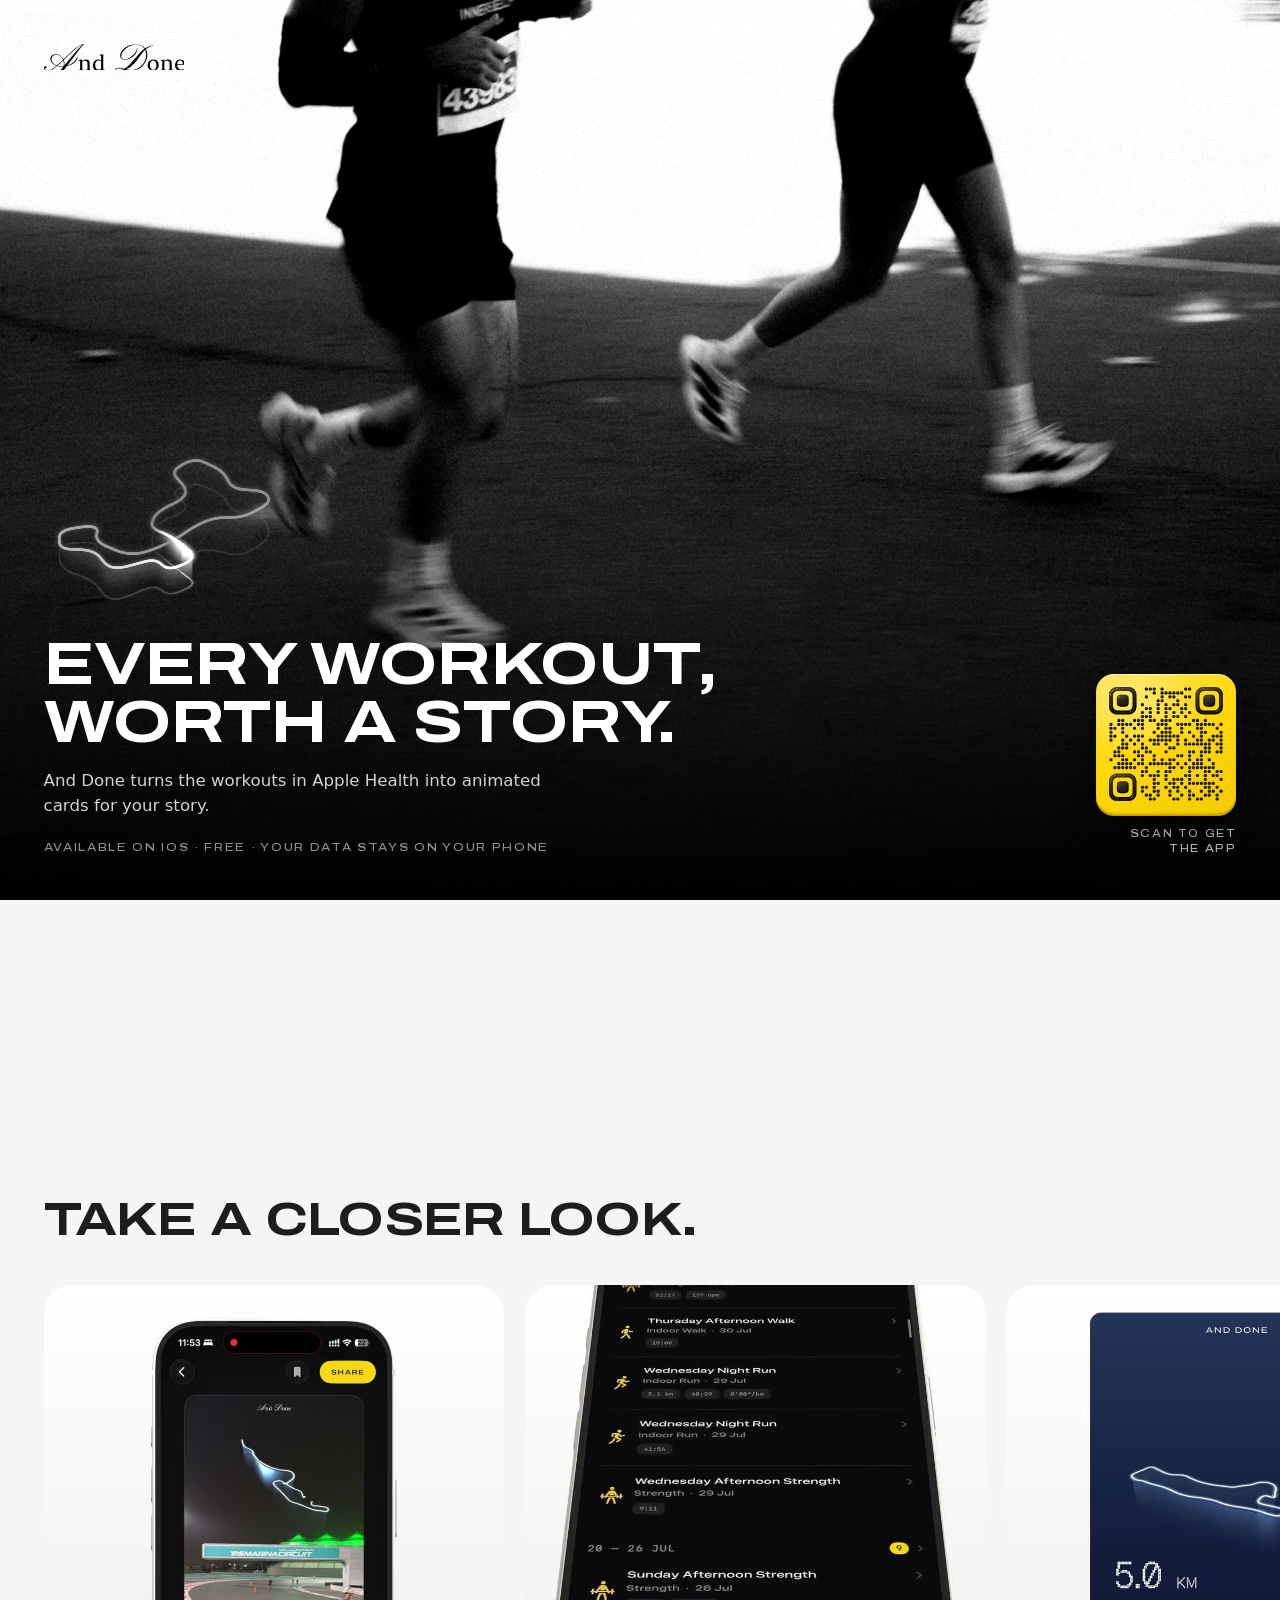
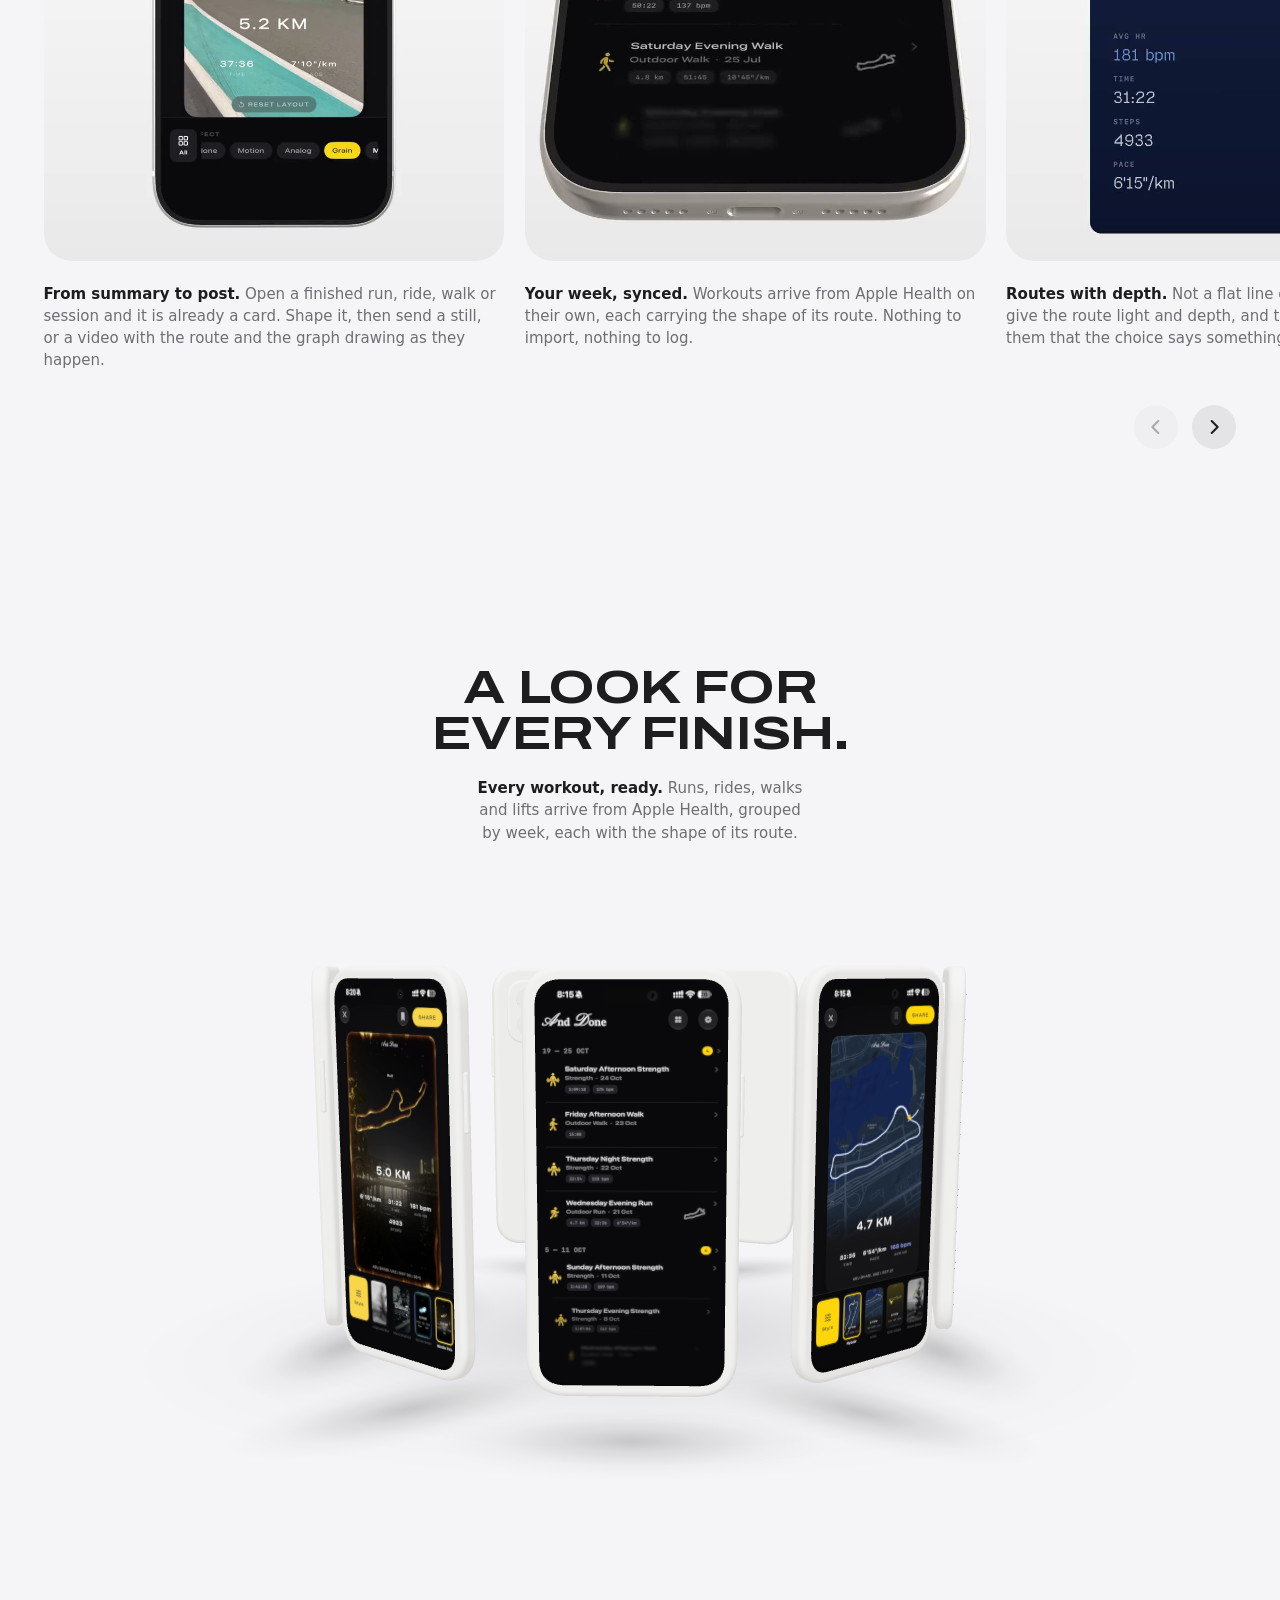
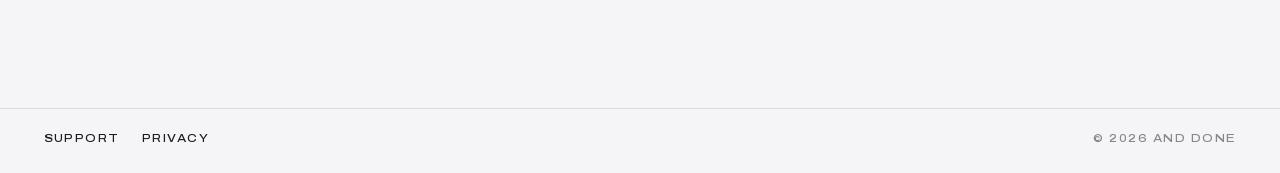
<file: index.html>
<!doctype html>
<html lang="en">
<head>
<meta charset="utf-8">
<meta name="viewport" content="width=device-width, initial-scale=1, viewport-fit=cover">
<title>And Done · Every workout, worth a story</title>
<meta name="description" content="And Done turns the workouts in Apple Health into animated cards for your story. Available on iOS, and your data stays on your phone.">
<meta name="theme-color" content="#000000">
<meta property="og:type" content="website">
<meta property="og:url" content="https://anddone.club/">
<meta property="og:title" content="And Done · Every workout, worth a story">
<meta property="og:description" content="Turn the workouts in Apple Health into animated cards for your story.">
<meta property="og:image" content="https://anddone.club/assets/og.jpg">
<meta name="twitter:card" content="summary_large_image">
<link rel="canonical" href="https://anddone.club/">
<link rel="icon" href="/assets/favicon.png">
<link rel="apple-touch-icon" href="/assets/apple-touch-icon.png">
<link rel="preload" as="image" href="/assets/runners.jpg" imagesrcset="/assets/runners-1200.jpg 1200w, /assets/runners.jpg 2000w" imagesizes="100vw">
<link rel="stylesheet" href="/assets/site.css?v=b94c8451">
<script src="/assets/route.js?v=ce124c8b" defer></script>
<script src="/assets/qr.js?v=8fd623a8" defer></script>
<script src="/assets/rail.js?v=122db3dd" defer></script>
<script type="importmap">{ "imports": { "three": "/assets/vendor/three.module.min.js" } }</script>
<script type="module" src="/assets/showcase.js?v=5d508c0b"></script>
</head>
<body class="landing">
<main>
<section class="intro">
<img class="backdrop" src="/assets/runners.jpg" srcset="/assets/runners-1200.jpg 1200w, /assets/runners.jpg 2000w" sizes="100vw" alt="">

<header class="landing-bar">
  <a class="wordmark" href="/" aria-label="And Done home"><svg class="logo-svg" aria-hidden="true" xmlns="http://www.w3.org/2000/svg" viewBox="0 0 69.2203 13.19"><path fill="currentColor" d="M 1.974,13.123 C 1.316,13.123 0.823,12.992 0.494,12.731 C 0.165,12.464 0,12.142 0,11.763 C 0,11.483 0.096,11.288 0.289,11.176 C 0.487,11.058 0.683,10.999 0.875,10.999 C 0.981,10.999 1.083,11.03 1.183,11.092 C 1.288,11.154 1.341,11.263 1.341,11.418 C 1.341,11.536 1.288,11.642 1.183,11.735 C 1.083,11.828 0.962,11.874 0.82,11.874 C 0.739,11.874 0.658,11.871 0.577,11.865 C 0.503,11.853 0.435,11.825 0.373,11.781 L 0.373,11.847 C 0.373,12.145 0.5,12.39 0.754,12.582 C 1.015,12.775 1.447,12.871 2.049,12.871 C 2.465,12.871 2.89,12.781 3.325,12.601 C 3.759,12.421 4.213,12.169 4.685,11.847 C 4.914,11.679 5.141,11.505 5.364,11.325 C 5.594,11.145 5.83,10.956 6.072,10.757 C 5.172,10.422 4.464,9.956 3.949,9.36 C 3.44,8.758 3.17,8.127 3.139,7.469 C 3.12,7.035 3.213,6.631 3.418,6.259 C 3.623,5.88 3.933,5.572 4.349,5.337 C 4.765,5.101 5.274,4.983 5.877,4.983 C 6.715,4.983 7.454,5.231 8.093,5.728 C 8.733,6.218 9.223,6.827 9.565,7.553 L 9.816,7.302 C 10.965,6.153 11.961,5.191 12.806,4.415 C 13.65,3.638 14.377,3.005 14.985,2.515 C 15.594,2.018 16.118,1.624 16.559,1.332 C 17.006,1.04 17.4,0.804 17.742,0.624 C 18.201,0.382 18.58,0.217 18.878,0.13 C 19.176,0.043 19.403,0 19.558,0 C 19.67,0 19.726,0.028 19.726,0.084 C 19.726,0.109 19.663,0.146 19.539,0.196 C 19.446,0.227 19.313,0.332 19.139,0.512 C 18.965,0.692 18.71,1 18.375,1.434 C 18.04,1.863 17.581,2.465 16.997,3.241 C 16.419,4.011 15.681,4.998 14.78,6.203 C 13.886,7.401 12.784,8.863 11.474,10.589 C 12.604,10.254 13.594,9.723 14.445,8.997 C 15.296,8.27 15.901,7.429 16.261,6.473 C 16.336,6.287 16.385,6.193 16.41,6.193 C 16.429,6.193 16.457,6.221 16.494,6.277 C 16.537,6.327 16.559,6.389 16.559,6.463 C 16.522,6.997 16.37,7.469 16.103,7.879 C 15.836,8.283 15.516,8.668 15.143,9.034 C 14.647,9.518 14.054,9.925 13.365,10.254 C 12.675,10.577 11.946,10.819 11.176,10.98 L 9.583,13.085 C 9.391,13.073 9.192,13.06 8.987,13.048 C 8.789,13.036 8.627,13.029 8.503,13.029 C 8.398,13.029 8.301,13.036 8.214,13.048 C 8.134,13.06 8.05,13.073 7.963,13.085 C 8.199,12.787 8.432,12.498 8.661,12.219 C 8.891,11.934 9.118,11.654 9.341,11.381 C 9.391,11.306 9.425,11.247 9.444,11.204 C 9.344,11.21 9.245,11.216 9.146,11.223 C 9.053,11.223 8.956,11.223 8.857,11.223 C 8.404,11.223 7.969,11.191 7.553,11.129 C 7.143,11.067 6.758,10.98 6.398,10.869 C 5.957,11.241 5.569,11.552 5.234,11.8 C 4.905,12.048 4.619,12.247 4.377,12.396 C 3.98,12.644 3.583,12.828 3.185,12.945 C 2.788,13.063 2.384,13.123 1.974,13.123 Z M 9.965,10.617 C 11.716,8.469 13.188,6.696 14.38,5.299 C 15.578,3.902 16.541,2.81 17.267,2.021 C 17.993,1.226 18.527,0.671 18.869,0.354 C 18.67,0.435 18.462,0.522 18.245,0.615 C 18.034,0.708 17.779,0.844 17.481,1.024 C 16.978,1.329 16.395,1.751 15.73,2.291 C 15.072,2.825 14.296,3.499 13.402,4.312 C 12.514,5.125 11.477,6.11 10.291,7.264 L 9.695,7.842 C 9.819,8.152 9.912,8.472 9.975,8.801 C 10.043,9.13 10.077,9.459 10.077,9.788 C 10.077,10.068 10.04,10.344 9.965,10.617 Z M 6.296,10.571 C 6.724,10.204 7.184,9.795 7.674,9.341 C 8.171,8.882 8.73,8.351 9.351,7.749 C 9.034,7.01 8.568,6.411 7.954,5.951 C 7.345,5.492 6.659,5.262 5.895,5.262 C 5.498,5.262 5.132,5.364 4.796,5.569 C 4.467,5.774 4.203,6.044 4.005,6.38 C 3.812,6.709 3.716,7.066 3.716,7.451 C 3.716,8.096 3.93,8.702 4.359,9.267 C 4.787,9.832 5.433,10.266 6.296,10.571 Z M 8.913,10.962 C 9.136,10.962 9.354,10.953 9.565,10.934 C 9.639,10.741 9.692,10.546 9.723,10.347 C 9.76,10.148 9.779,9.981 9.779,9.844 C 9.779,9.23 9.677,8.633 9.472,8.056 C 8.907,8.602 8.385,9.093 7.907,9.528 C 7.435,9.956 7.007,10.338 6.622,10.673 C 7.299,10.866 8.062,10.962 8.913,10.962 Z M 18.787,7.627 L 18.787,8.474 C 18.946,8.217 19.18,8.004 19.488,7.833 C 19.796,7.659 20.158,7.573 20.574,7.573 C 21.125,7.573 21.572,7.721 21.916,8.018 C 22.264,8.315 22.438,8.739 22.438,9.289 L 22.438,12.228 C 22.438,12.395 22.479,12.509 22.563,12.571 C 22.646,12.632 22.86,12.681 23.204,12.717 L 23.204,13.076 L 20.661,13.076 L 20.661,12.717 C 20.98,12.681 21.179,12.636 21.259,12.582 C 21.338,12.524 21.378,12.413 21.378,12.25 L 21.378,9.577 C 21.378,9.128 21.262,8.788 21.03,8.556 C 20.802,8.32 20.489,8.203 20.091,8.203 C 19.779,8.203 19.515,8.264 19.297,8.387 C 19.08,8.507 18.919,8.654 18.814,8.827 L 18.814,12.25 C 18.814,12.413 18.854,12.524 18.933,12.582 C 19.013,12.636 19.212,12.681 19.531,12.717 L 19.531,13.076 L 16.989,13.076 L 16.989,12.717 C 17.329,12.681 17.541,12.632 17.624,12.571 C 17.711,12.509 17.755,12.395 17.755,12.228 L 17.755,8.697 C 17.755,8.552 17.733,8.453 17.689,8.398 C 17.646,8.344 17.548,8.297 17.396,8.257 L 16.989,8.154 L 16.989,7.839 L 18.787,7.627 Z M 24.051,10.441 C 24.051,9.872 24.165,9.373 24.393,8.942 C 24.625,8.511 24.935,8.176 25.322,7.937 C 25.71,7.694 26.145,7.573 26.626,7.573 C 26.938,7.573 27.217,7.627 27.463,7.735 C 27.713,7.844 27.914,7.984 28.066,8.154 L 28.066,6.089 C 28.066,5.941 28.046,5.841 28.006,5.791 C 27.966,5.736 27.869,5.687 27.713,5.644 L 27.3,5.541 L 27.3,5.231 L 29.131,5.014 L 29.131,12.055 C 29.131,12.203 29.151,12.305 29.191,12.359 C 29.234,12.409 29.335,12.457 29.495,12.5 L 29.897,12.603 L 29.897,12.913 L 28.088,13.13 L 28.088,12.234 C 27.943,12.516 27.704,12.746 27.371,12.924 C 27.037,13.101 26.673,13.19 26.279,13.19 C 25.884,13.19 25.516,13.081 25.176,12.864 C 24.839,12.647 24.567,12.333 24.361,11.924 C 24.154,11.511 24.051,11.017 24.051,10.441 Z M 25.159,10.338 C 25.159,10.794 25.228,11.189 25.366,11.522 C 25.503,11.852 25.695,12.107 25.942,12.288 C 26.188,12.466 26.476,12.554 26.806,12.554 C 27.092,12.554 27.343,12.498 27.561,12.386 C 27.782,12.274 27.95,12.111 28.066,11.897 L 28.066,8.659 C 27.975,8.5 27.822,8.364 27.604,8.252 C 27.39,8.136 27.139,8.078 26.849,8.078 C 26.519,8.078 26.228,8.17 25.974,8.355 C 25.721,8.536 25.522,8.797 25.377,9.137 C 25.232,9.474 25.159,9.874 25.159,10.338 Z M 36.607,13.132 C 36.005,13.132 35.573,13.06 35.312,12.918 C 35.058,12.775 34.931,12.617 34.931,12.443 C 34.931,12.262 35.095,12.086 35.424,11.912 C 35.753,11.732 36.228,11.642 36.849,11.642 C 37.172,11.642 37.52,11.679 37.892,11.753 C 38.271,11.828 38.783,11.961 39.429,12.154 C 39.448,12.16 39.466,12.166 39.485,12.172 C 39.504,12.172 39.525,12.179 39.55,12.191 C 40.196,11.837 40.919,11.269 41.72,10.487 C 42.527,9.704 43.521,8.599 44.7,7.171 C 45.234,6.526 45.756,5.898 46.265,5.29 C 46.774,4.681 47.373,4.058 48.062,3.418 C 48.466,3.033 48.922,2.67 49.431,2.328 C 48.997,1.658 48.401,1.17 47.643,0.866 C 46.886,0.562 46.026,0.41 45.064,0.41 C 44.325,0.41 43.608,0.534 42.912,0.782 C 42.217,1.024 41.568,1.35 40.966,1.76 C 40.37,2.164 39.845,2.614 39.392,3.111 C 38.938,3.607 38.585,4.11 38.33,4.619 C 38.082,5.122 37.958,5.591 37.958,6.026 C 37.958,6.473 38.11,6.833 38.414,7.106 C 38.724,7.379 39.162,7.516 39.727,7.516 C 40.112,7.516 40.556,7.413 41.059,7.209 C 41.562,6.997 42.077,6.712 42.605,6.352 C 43.133,5.992 43.623,5.582 44.076,5.122 C 44.536,4.663 44.911,4.179 45.203,3.669 C 45.501,3.16 45.666,2.654 45.697,2.151 C 45.715,2.009 45.75,1.937 45.799,1.937 C 45.874,1.937 45.911,2.002 45.911,2.133 C 45.911,2.803 45.74,3.474 45.399,4.144 C 45.057,4.809 44.592,5.414 44.002,5.961 C 43.418,6.507 42.754,6.948 42.009,7.283 C 41.27,7.612 40.5,7.777 39.699,7.777 C 39.32,7.777 38.954,7.696 38.6,7.534 C 38.252,7.367 37.967,7.137 37.743,6.845 C 37.526,6.547 37.417,6.203 37.417,5.812 C 37.417,5.116 37.613,4.436 38.004,3.772 C 38.395,3.101 38.938,2.496 39.634,1.956 C 40.329,1.416 41.136,0.987 42.055,0.671 C 42.974,0.348 43.958,0.186 45.008,0.186 C 46.082,0.186 47.023,0.354 47.83,0.689 C 48.637,1.024 49.286,1.496 49.776,2.105 C 50.385,1.72 51.024,1.394 51.695,1.127 C 52.371,0.86 53.002,0.714 53.585,0.689 C 53.678,0.689 53.725,0.72 53.725,0.782 C 53.725,0.82 53.709,0.848 53.678,0.866 C 53.647,0.879 53.56,0.897 53.418,0.922 C 52.859,0.99 52.297,1.167 51.732,1.453 C 51.173,1.738 50.627,2.111 50.093,2.57 C 50.552,3.334 50.782,4.228 50.782,5.253 C 50.782,6.395 50.562,7.444 50.121,8.401 C 49.686,9.357 49.09,10.186 48.333,10.887 C 47.581,11.589 46.728,12.132 45.771,12.517 C 44.821,12.902 43.831,13.095 42.8,13.095 C 42.335,13.095 41.888,13.057 41.459,12.983 C 41.031,12.908 40.525,12.787 39.941,12.62 C 38.935,12.961 37.824,13.132 36.607,13.132 Z M 42.847,12.815 C 43.76,12.815 44.651,12.629 45.52,12.256 C 46.395,11.884 47.184,11.362 47.886,10.692 C 48.587,10.015 49.146,9.217 49.562,8.298 C 49.978,7.379 50.186,6.377 50.186,5.29 C 50.186,4.352 50.034,3.551 49.73,2.887 C 49.022,3.551 48.339,4.359 47.681,5.309 C 46.967,6.339 46.249,7.323 45.529,8.261 C 44.809,9.192 44.033,10.021 43.201,10.748 C 42.369,11.468 41.428,12.036 40.379,12.452 C 40.702,12.551 41.056,12.638 41.441,12.713 C 41.832,12.781 42.301,12.815 42.847,12.815 Z M 36.765,12.834 C 37.188,12.834 37.588,12.806 37.967,12.75 C 38.352,12.688 38.74,12.57 39.131,12.396 C 38.721,12.29 38.327,12.207 37.948,12.145 C 37.576,12.076 37.188,12.042 36.784,12.042 C 36.256,12.042 35.859,12.082 35.592,12.163 C 35.325,12.244 35.191,12.337 35.191,12.443 C 35.191,12.703 35.716,12.834 36.765,12.834 Z M 53.628,13.19 C 53.121,13.19 52.663,13.072 52.254,12.837 C 51.844,12.601 51.52,12.274 51.281,11.854 C 51.042,11.433 50.923,10.95 50.923,10.403 C 50.923,9.842 51.046,9.349 51.292,8.925 C 51.538,8.502 51.87,8.17 52.286,7.931 C 52.706,7.692 53.179,7.573 53.704,7.573 C 54.215,7.573 54.675,7.69 55.084,7.926 C 55.493,8.157 55.818,8.483 56.057,8.904 C 56.296,9.324 56.415,9.809 56.415,10.36 C 56.415,10.917 56.292,11.408 56.046,11.832 C 55.803,12.256 55.472,12.589 55.052,12.831 C 54.632,13.07 54.157,13.19 53.628,13.19 Z M 53.704,12.701 C 54.03,12.701 54.309,12.609 54.541,12.424 C 54.773,12.239 54.95,11.98 55.073,11.647 C 55.2,11.314 55.264,10.917 55.264,10.457 C 55.264,9.972 55.193,9.55 55.052,9.191 C 54.91,8.833 54.717,8.556 54.47,8.36 C 54.228,8.161 53.947,8.061 53.628,8.061 C 53.302,8.061 53.023,8.154 52.792,8.339 C 52.56,8.52 52.382,8.779 52.259,9.115 C 52.136,9.449 52.075,9.845 52.075,10.305 C 52.075,10.79 52.145,11.213 52.286,11.571 C 52.428,11.93 52.62,12.209 52.862,12.408 C 53.108,12.603 53.389,12.701 53.704,12.701 Z M 59.153,7.627 L 59.153,8.474 C 59.313,8.217 59.546,8.004 59.854,7.833 C 60.162,7.659 60.524,7.573 60.941,7.573 C 61.491,7.573 61.939,7.721 62.283,8.018 C 62.63,8.315 62.804,8.739 62.804,9.289 L 62.804,12.228 C 62.804,12.395 62.846,12.509 62.929,12.571 C 63.013,12.632 63.226,12.681 63.57,12.717 L 63.57,13.076 L 61.028,13.076 L 61.028,12.717 C 61.346,12.681 61.546,12.636 61.625,12.582 C 61.705,12.524 61.745,12.413 61.745,12.25 L 61.745,9.577 C 61.745,9.128 61.629,8.788 61.397,8.556 C 61.169,8.32 60.856,8.203 60.457,8.203 C 60.146,8.203 59.881,8.264 59.664,8.387 C 59.447,8.507 59.286,8.654 59.181,8.827 L 59.181,12.25 C 59.181,12.413 59.22,12.524 59.3,12.582 C 59.38,12.636 59.579,12.681 59.898,12.717 L 59.898,13.076 L 57.355,13.076 L 57.355,12.717 C 57.696,12.681 57.907,12.632 57.991,12.571 C 58.078,12.509 58.121,12.395 58.121,12.228 L 58.121,8.697 C 58.121,8.552 58.099,8.453 58.056,8.398 C 58.013,8.344 57.915,8.297 57.763,8.257 L 57.355,8.154 L 57.355,7.839 L 59.153,7.627 Z M 64.418,10.408 C 64.418,9.854 64.526,9.364 64.744,8.936 C 64.961,8.509 65.262,8.176 65.645,7.937 C 66.029,7.694 66.473,7.573 66.977,7.573 C 67.458,7.573 67.866,7.667 68.199,7.855 C 68.532,8.043 68.786,8.31 68.96,8.654 C 69.133,8.998 69.22,9.403 69.22,9.871 C 69.22,10.012 69.215,10.13 69.204,10.224 L 65.015,10.224 L 65.015,9.811 L 68.324,9.805 L 68.194,9.947 C 68.194,9.914 68.194,9.883 68.194,9.854 C 68.194,9.822 68.194,9.784 68.194,9.74 C 68.194,9.389 68.146,9.088 68.052,8.838 C 67.958,8.585 67.819,8.393 67.634,8.262 C 67.453,8.128 67.228,8.061 66.96,8.061 C 66.526,8.061 66.172,8.23 65.901,8.567 C 65.633,8.9 65.499,9.409 65.499,10.093 C 65.499,10.589 65.588,11.022 65.765,11.392 C 65.946,11.758 66.198,12.044 66.52,12.25 C 66.843,12.453 67.223,12.554 67.661,12.554 C 67.944,12.554 68.212,12.507 68.465,12.413 C 68.722,12.315 68.934,12.187 69.101,12.027 L 69.101,12.386 C 68.912,12.621 68.644,12.815 68.297,12.967 C 67.949,13.116 67.547,13.19 67.091,13.19 C 66.58,13.19 66.124,13.078 65.722,12.853 C 65.32,12.629 65.001,12.31 64.765,11.897 C 64.534,11.48 64.418,10.984 64.418,10.408 Z"/></svg>
</a>
</header>

<div class="hero">
  <canvas class="route" aria-hidden="true"></canvas>
  <h1>Every workout, worth a&nbsp;story.</h1>
  <p class="sub">And Done turns the workouts in Apple&nbsp;Health into animated cards for your&nbsp;story.</p>
  <p class="fine">Available on iOS <span aria-hidden="true">·</span> Free <span aria-hidden="true">·</span> Your data stays on your&nbsp;phone</p>
  <a class="get" href="/get">Get the app</a>
</div>

<aside class="qr" aria-label="Get the app on your iPhone">
  <a class="qr-tile" href="/get" aria-label="Get And Done on your iPhone"><svg class="qr-code" xmlns="http://www.w3.org/2000/svg" viewBox="0 0 29 29" role="img" aria-label="QR code for https://anddone.club/get"><defs>
<linearGradient id="qr-dot" x1="0" y1="0" x2="0.35" y2="1"><stop offset="0" stop-color="#4a4130"/><stop offset="0.55" stop-color="#1c1810"/><stop offset="1" stop-color="#090805"/></linearGradient>
<filter id="qr-emboss" x="-4%" y="-4%" width="108%" height="108%" color-interpolation-filters="sRGB">
<feOffset in="SourceAlpha" dx="0.05" dy="0.11" result="drop"/>
<feGaussianBlur in="drop" stdDeviation="0.09" result="dropBlur"/>
<feFlood flood-color="#5c4400" flood-opacity="0.4"/>
<feComposite in2="dropBlur" operator="in" result="shadow"/>
<feGaussianBlur in="SourceAlpha" stdDeviation="0.12" result="bump"/>
<feSpecularLighting in="bump" surfaceScale="1.0" specularConstant="0.42" specularExponent="26" lighting-color="#fff4c8" result="spec"><feDistantLight azimuth="225" elevation="48"/></feSpecularLighting>
<feComposite in="spec" in2="SourceAlpha" operator="in" result="specIn"/>
<feMerge><feMergeNode in="shadow"/><feMergeNode in="SourceGraphic"/><feMergeNode in="specIn"/></feMerge>
</filter>
</defs><g fill="url(#qr-dot)" filter="url(#qr-emboss)"><rect x="9.10" y="0.10" width="0.8" height="0.8" rx="0.34"/><rect x="10.10" y="0.10" width="0.8" height="0.8" rx="0.34"/><rect x="11.10" y="0.10" width="0.8" height="0.8" rx="0.34"/><rect x="13.10" y="0.10" width="0.8" height="0.8" rx="0.34"/><rect x="19.10" y="0.10" width="0.8" height="0.8" rx="0.34"/><rect x="20.10" y="0.10" width="0.8" height="0.8" rx="0.34"/><rect x="11.10" y="1.10" width="0.8" height="0.8" rx="0.34"/><rect x="13.10" y="1.10" width="0.8" height="0.8" rx="0.34"/><rect x="14.10" y="1.10" width="0.8" height="0.8" rx="0.34"/><rect x="15.10" y="1.10" width="0.8" height="0.8" rx="0.34"/><rect x="16.10" y="1.10" width="0.8" height="0.8" rx="0.34"/><rect x="17.10" y="1.10" width="0.8" height="0.8" rx="0.34"/><rect x="18.10" y="1.10" width="0.8" height="0.8" rx="0.34"/><rect x="9.10" y="2.10" width="0.8" height="0.8" rx="0.34"/><rect x="13.10" y="2.10" width="0.8" height="0.8" rx="0.34"/><rect x="15.10" y="2.10" width="0.8" height="0.8" rx="0.34"/><rect x="16.10" y="2.10" width="0.8" height="0.8" rx="0.34"/><rect x="19.10" y="2.10" width="0.8" height="0.8" rx="0.34"/><rect x="20.10" y="2.10" width="0.8" height="0.8" rx="0.34"/><rect x="12.10" y="3.10" width="0.8" height="0.8" rx="0.34"/><rect x="13.10" y="3.10" width="0.8" height="0.8" rx="0.34"/><rect x="17.10" y="3.10" width="0.8" height="0.8" rx="0.34"/><rect x="8.10" y="4.10" width="0.8" height="0.8" rx="0.34"/><rect x="12.10" y="4.10" width="0.8" height="0.8" rx="0.34"/><rect x="14.10" y="4.10" width="0.8" height="0.8" rx="0.34"/><rect x="16.10" y="4.10" width="0.8" height="0.8" rx="0.34"/><rect x="17.10" y="4.10" width="0.8" height="0.8" rx="0.34"/><rect x="19.10" y="4.10" width="0.8" height="0.8" rx="0.34"/><rect x="9.10" y="5.10" width="0.8" height="0.8" rx="0.34"/><rect x="10.10" y="5.10" width="0.8" height="0.8" rx="0.34"/><rect x="12.10" y="5.10" width="0.8" height="0.8" rx="0.34"/><rect x="14.10" y="5.10" width="0.8" height="0.8" rx="0.34"/><rect x="15.10" y="5.10" width="0.8" height="0.8" rx="0.34"/><rect x="18.10" y="5.10" width="0.8" height="0.8" rx="0.34"/><rect x="19.10" y="5.10" width="0.8" height="0.8" rx="0.34"/><rect x="8.10" y="6.10" width="0.8" height="0.8" rx="0.34"/><rect x="10.10" y="6.10" width="0.8" height="0.8" rx="0.34"/><rect x="12.10" y="6.10" width="0.8" height="0.8" rx="0.34"/><rect x="14.10" y="6.10" width="0.8" height="0.8" rx="0.34"/><rect x="16.10" y="6.10" width="0.8" height="0.8" rx="0.34"/><rect x="18.10" y="6.10" width="0.8" height="0.8" rx="0.34"/><rect x="20.10" y="6.10" width="0.8" height="0.8" rx="0.34"/><rect x="8.10" y="7.10" width="0.8" height="0.8" rx="0.34"/><rect x="9.10" y="7.10" width="0.8" height="0.8" rx="0.34"/><rect x="10.10" y="7.10" width="0.8" height="0.8" rx="0.34"/><rect x="14.10" y="7.10" width="0.8" height="0.8" rx="0.34"/><rect x="16.10" y="7.10" width="0.8" height="0.8" rx="0.34"/><rect x="17.10" y="7.10" width="0.8" height="0.8" rx="0.34"/><rect x="19.10" y="7.10" width="0.8" height="0.8" rx="0.34"/><rect x="2.10" y="8.10" width="0.8" height="0.8" rx="0.34"/><rect x="3.10" y="8.10" width="0.8" height="0.8" rx="0.34"/><rect x="6.10" y="8.10" width="0.8" height="0.8" rx="0.34"/><rect x="7.10" y="8.10" width="0.8" height="0.8" rx="0.34"/><rect x="8.10" y="8.10" width="0.8" height="0.8" rx="0.34"/><rect x="10.10" y="8.10" width="0.8" height="0.8" rx="0.34"/><rect x="11.10" y="8.10" width="0.8" height="0.8" rx="0.34"/><rect x="13.10" y="8.10" width="0.8" height="0.8" rx="0.34"/><rect x="14.10" y="8.10" width="0.8" height="0.8" rx="0.34"/><rect x="15.10" y="8.10" width="0.8" height="0.8" rx="0.34"/><rect x="21.10" y="8.10" width="0.8" height="0.8" rx="0.34"/><rect x="22.10" y="8.10" width="0.8" height="0.8" rx="0.34"/><rect x="24.10" y="8.10" width="0.8" height="0.8" rx="0.34"/><rect x="0.10" y="9.10" width="0.8" height="0.8" rx="0.34"/><rect x="2.10" y="9.10" width="0.8" height="0.8" rx="0.34"/><rect x="3.10" y="9.10" width="0.8" height="0.8" rx="0.34"/><rect x="4.10" y="9.10" width="0.8" height="0.8" rx="0.34"/><rect x="5.10" y="9.10" width="0.8" height="0.8" rx="0.34"/><rect x="7.10" y="9.10" width="0.8" height="0.8" rx="0.34"/><rect x="8.10" y="9.10" width="0.8" height="0.8" rx="0.34"/><rect x="12.10" y="9.10" width="0.8" height="0.8" rx="0.34"/><rect x="13.10" y="9.10" width="0.8" height="0.8" rx="0.34"/><rect x="14.10" y="9.10" width="0.8" height="0.8" rx="0.34"/><rect x="17.10" y="9.10" width="0.8" height="0.8" rx="0.34"/><rect x="18.10" y="9.10" width="0.8" height="0.8" rx="0.34"/><rect x="19.10" y="9.10" width="0.8" height="0.8" rx="0.34"/><rect x="20.10" y="9.10" width="0.8" height="0.8" rx="0.34"/><rect x="22.10" y="9.10" width="0.8" height="0.8" rx="0.34"/><rect x="23.10" y="9.10" width="0.8" height="0.8" rx="0.34"/><rect x="24.10" y="9.10" width="0.8" height="0.8" rx="0.34"/><rect x="25.10" y="9.10" width="0.8" height="0.8" rx="0.34"/><rect x="26.10" y="9.10" width="0.8" height="0.8" rx="0.34"/><rect x="28.10" y="9.10" width="0.8" height="0.8" rx="0.34"/><rect x="0.10" y="10.10" width="0.8" height="0.8" rx="0.34"/><rect x="1.10" y="10.10" width="0.8" height="0.8" rx="0.34"/><rect x="3.10" y="10.10" width="0.8" height="0.8" rx="0.34"/><rect x="6.10" y="10.10" width="0.8" height="0.8" rx="0.34"/><rect x="8.10" y="10.10" width="0.8" height="0.8" rx="0.34"/><rect x="12.10" y="10.10" width="0.8" height="0.8" rx="0.34"/><rect x="14.10" y="10.10" width="0.8" height="0.8" rx="0.34"/><rect x="15.10" y="10.10" width="0.8" height="0.8" rx="0.34"/><rect x="18.10" y="10.10" width="0.8" height="0.8" rx="0.34"/><rect x="22.10" y="10.10" width="0.8" height="0.8" rx="0.34"/><rect x="23.10" y="10.10" width="0.8" height="0.8" rx="0.34"/><rect x="27.10" y="10.10" width="0.8" height="0.8" rx="0.34"/><rect x="0.10" y="11.10" width="0.8" height="0.8" rx="0.34"/><rect x="3.10" y="11.10" width="0.8" height="0.8" rx="0.34"/><rect x="11.10" y="11.10" width="0.8" height="0.8" rx="0.34"/><rect x="13.10" y="11.10" width="0.8" height="0.8" rx="0.34"/><rect x="14.10" y="11.10" width="0.8" height="0.8" rx="0.34"/><rect x="15.10" y="11.10" width="0.8" height="0.8" rx="0.34"/><rect x="18.10" y="11.10" width="0.8" height="0.8" rx="0.34"/><rect x="20.10" y="11.10" width="0.8" height="0.8" rx="0.34"/><rect x="23.10" y="11.10" width="0.8" height="0.8" rx="0.34"/><rect x="24.10" y="11.10" width="0.8" height="0.8" rx="0.34"/><rect x="28.10" y="11.10" width="0.8" height="0.8" rx="0.34"/><rect x="0.10" y="12.10" width="0.8" height="0.8" rx="0.34"/><rect x="1.10" y="12.10" width="0.8" height="0.8" rx="0.34"/><rect x="4.10" y="12.10" width="0.8" height="0.8" rx="0.34"/><rect x="6.10" y="12.10" width="0.8" height="0.8" rx="0.34"/><rect x="7.10" y="12.10" width="0.8" height="0.8" rx="0.34"/><rect x="8.10" y="12.10" width="0.8" height="0.8" rx="0.34"/><rect x="12.10" y="12.10" width="0.8" height="0.8" rx="0.34"/><rect x="13.10" y="12.10" width="0.8" height="0.8" rx="0.34"/><rect x="14.10" y="12.10" width="0.8" height="0.8" rx="0.34"/><rect x="15.10" y="12.10" width="0.8" height="0.8" rx="0.34"/><rect x="16.10" y="12.10" width="0.8" height="0.8" rx="0.34"/><rect x="17.10" y="12.10" width="0.8" height="0.8" rx="0.34"/><rect x="21.10" y="12.10" width="0.8" height="0.8" rx="0.34"/><rect x="23.10" y="12.10" width="0.8" height="0.8" rx="0.34"/><rect x="26.10" y="12.10" width="0.8" height="0.8" rx="0.34"/><rect x="27.10" y="12.10" width="0.8" height="0.8" rx="0.34"/><rect x="28.10" y="12.10" width="0.8" height="0.8" rx="0.34"/><rect x="0.10" y="13.10" width="0.8" height="0.8" rx="0.34"/><rect x="3.10" y="13.10" width="0.8" height="0.8" rx="0.34"/><rect x="5.10" y="13.10" width="0.8" height="0.8" rx="0.34"/><rect x="7.10" y="13.10" width="0.8" height="0.8" rx="0.34"/><rect x="10.10" y="13.10" width="0.8" height="0.8" rx="0.34"/><rect x="11.10" y="13.10" width="0.8" height="0.8" rx="0.34"/><rect x="12.10" y="13.10" width="0.8" height="0.8" rx="0.34"/><rect x="13.10" y="13.10" width="0.8" height="0.8" rx="0.34"/><rect x="14.10" y="13.10" width="0.8" height="0.8" rx="0.34"/><rect x="15.10" y="13.10" width="0.8" height="0.8" rx="0.34"/><rect x="17.10" y="13.10" width="0.8" height="0.8" rx="0.34"/><rect x="19.10" y="13.10" width="0.8" height="0.8" rx="0.34"/><rect x="22.10" y="13.10" width="0.8" height="0.8" rx="0.34"/><rect x="23.10" y="13.10" width="0.8" height="0.8" rx="0.34"/><rect x="25.10" y="13.10" width="0.8" height="0.8" rx="0.34"/><rect x="26.10" y="13.10" width="0.8" height="0.8" rx="0.34"/><rect x="28.10" y="13.10" width="0.8" height="0.8" rx="0.34"/><rect x="3.10" y="14.10" width="0.8" height="0.8" rx="0.34"/><rect x="4.10" y="14.10" width="0.8" height="0.8" rx="0.34"/><rect x="6.10" y="14.10" width="0.8" height="0.8" rx="0.34"/><rect x="8.10" y="14.10" width="0.8" height="0.8" rx="0.34"/><rect x="11.10" y="14.10" width="0.8" height="0.8" rx="0.34"/><rect x="12.10" y="14.10" width="0.8" height="0.8" rx="0.34"/><rect x="14.10" y="14.10" width="0.8" height="0.8" rx="0.34"/><rect x="17.10" y="14.10" width="0.8" height="0.8" rx="0.34"/><rect x="19.10" y="14.10" width="0.8" height="0.8" rx="0.34"/><rect x="20.10" y="14.10" width="0.8" height="0.8" rx="0.34"/><rect x="21.10" y="14.10" width="0.8" height="0.8" rx="0.34"/><rect x="22.10" y="14.10" width="0.8" height="0.8" rx="0.34"/><rect x="23.10" y="14.10" width="0.8" height="0.8" rx="0.34"/><rect x="24.10" y="14.10" width="0.8" height="0.8" rx="0.34"/><rect x="25.10" y="14.10" width="0.8" height="0.8" rx="0.34"/><rect x="27.10" y="14.10" width="0.8" height="0.8" rx="0.34"/><rect x="28.10" y="14.10" width="0.8" height="0.8" rx="0.34"/><rect x="2.10" y="15.10" width="0.8" height="0.8" rx="0.34"/><rect x="3.10" y="15.10" width="0.8" height="0.8" rx="0.34"/><rect x="4.10" y="15.10" width="0.8" height="0.8" rx="0.34"/><rect x="8.10" y="15.10" width="0.8" height="0.8" rx="0.34"/><rect x="9.10" y="15.10" width="0.8" height="0.8" rx="0.34"/><rect x="15.10" y="15.10" width="0.8" height="0.8" rx="0.34"/><rect x="16.10" y="15.10" width="0.8" height="0.8" rx="0.34"/><rect x="24.10" y="15.10" width="0.8" height="0.8" rx="0.34"/><rect x="25.10" y="15.10" width="0.8" height="0.8" rx="0.34"/><rect x="28.10" y="15.10" width="0.8" height="0.8" rx="0.34"/><rect x="1.10" y="16.10" width="0.8" height="0.8" rx="0.34"/><rect x="2.10" y="16.10" width="0.8" height="0.8" rx="0.34"/><rect x="6.10" y="16.10" width="0.8" height="0.8" rx="0.34"/><rect x="7.10" y="16.10" width="0.8" height="0.8" rx="0.34"/><rect x="9.10" y="16.10" width="0.8" height="0.8" rx="0.34"/><rect x="10.10" y="16.10" width="0.8" height="0.8" rx="0.34"/><rect x="14.10" y="16.10" width="0.8" height="0.8" rx="0.34"/><rect x="20.10" y="16.10" width="0.8" height="0.8" rx="0.34"/><rect x="21.10" y="16.10" width="0.8" height="0.8" rx="0.34"/><rect x="23.10" y="16.10" width="0.8" height="0.8" rx="0.34"/><rect x="24.10" y="16.10" width="0.8" height="0.8" rx="0.34"/><rect x="25.10" y="16.10" width="0.8" height="0.8" rx="0.34"/><rect x="27.10" y="16.10" width="0.8" height="0.8" rx="0.34"/><rect x="28.10" y="16.10" width="0.8" height="0.8" rx="0.34"/><rect x="1.10" y="17.10" width="0.8" height="0.8" rx="0.34"/><rect x="2.10" y="17.10" width="0.8" height="0.8" rx="0.34"/><rect x="3.10" y="17.10" width="0.8" height="0.8" rx="0.34"/><rect x="7.10" y="17.10" width="0.8" height="0.8" rx="0.34"/><rect x="8.10" y="17.10" width="0.8" height="0.8" rx="0.34"/><rect x="11.10" y="17.10" width="0.8" height="0.8" rx="0.34"/><rect x="17.10" y="17.10" width="0.8" height="0.8" rx="0.34"/><rect x="18.10" y="17.10" width="0.8" height="0.8" rx="0.34"/><rect x="20.10" y="17.10" width="0.8" height="0.8" rx="0.34"/><rect x="23.10" y="17.10" width="0.8" height="0.8" rx="0.34"/><rect x="0.10" y="18.10" width="0.8" height="0.8" rx="0.34"/><rect x="3.10" y="18.10" width="0.8" height="0.8" rx="0.34"/><rect x="4.10" y="18.10" width="0.8" height="0.8" rx="0.34"/><rect x="6.10" y="18.10" width="0.8" height="0.8" rx="0.34"/><rect x="8.10" y="18.10" width="0.8" height="0.8" rx="0.34"/><rect x="11.10" y="18.10" width="0.8" height="0.8" rx="0.34"/><rect x="13.10" y="18.10" width="0.8" height="0.8" rx="0.34"/><rect x="15.10" y="18.10" width="0.8" height="0.8" rx="0.34"/><rect x="16.10" y="18.10" width="0.8" height="0.8" rx="0.34"/><rect x="20.10" y="18.10" width="0.8" height="0.8" rx="0.34"/><rect x="22.10" y="18.10" width="0.8" height="0.8" rx="0.34"/><rect x="23.10" y="18.10" width="0.8" height="0.8" rx="0.34"/><rect x="25.10" y="18.10" width="0.8" height="0.8" rx="0.34"/><rect x="2.10" y="19.10" width="0.8" height="0.8" rx="0.34"/><rect x="3.10" y="19.10" width="0.8" height="0.8" rx="0.34"/><rect x="4.10" y="19.10" width="0.8" height="0.8" rx="0.34"/><rect x="5.10" y="19.10" width="0.8" height="0.8" rx="0.34"/><rect x="7.10" y="19.10" width="0.8" height="0.8" rx="0.34"/><rect x="8.10" y="19.10" width="0.8" height="0.8" rx="0.34"/><rect x="10.10" y="19.10" width="0.8" height="0.8" rx="0.34"/><rect x="11.10" y="19.10" width="0.8" height="0.8" rx="0.34"/><rect x="12.10" y="19.10" width="0.8" height="0.8" rx="0.34"/><rect x="13.10" y="19.10" width="0.8" height="0.8" rx="0.34"/><rect x="14.10" y="19.10" width="0.8" height="0.8" rx="0.34"/><rect x="15.10" y="19.10" width="0.8" height="0.8" rx="0.34"/><rect x="17.10" y="19.10" width="0.8" height="0.8" rx="0.34"/><rect x="19.10" y="19.10" width="0.8" height="0.8" rx="0.34"/><rect x="21.10" y="19.10" width="0.8" height="0.8" rx="0.34"/><rect x="22.10" y="19.10" width="0.8" height="0.8" rx="0.34"/><rect x="23.10" y="19.10" width="0.8" height="0.8" rx="0.34"/><rect x="26.10" y="19.10" width="0.8" height="0.8" rx="0.34"/><rect x="1.10" y="20.10" width="0.8" height="0.8" rx="0.34"/><rect x="2.10" y="20.10" width="0.8" height="0.8" rx="0.34"/><rect x="3.10" y="20.10" width="0.8" height="0.8" rx="0.34"/><rect x="4.10" y="20.10" width="0.8" height="0.8" rx="0.34"/><rect x="5.10" y="20.10" width="0.8" height="0.8" rx="0.34"/><rect x="6.10" y="20.10" width="0.8" height="0.8" rx="0.34"/><rect x="9.10" y="20.10" width="0.8" height="0.8" rx="0.34"/><rect x="15.10" y="20.10" width="0.8" height="0.8" rx="0.34"/><rect x="16.10" y="20.10" width="0.8" height="0.8" rx="0.34"/><rect x="18.10" y="20.10" width="0.8" height="0.8" rx="0.34"/><rect x="20.10" y="20.10" width="0.8" height="0.8" rx="0.34"/><rect x="21.10" y="20.10" width="0.8" height="0.8" rx="0.34"/><rect x="22.10" y="20.10" width="0.8" height="0.8" rx="0.34"/><rect x="23.10" y="20.10" width="0.8" height="0.8" rx="0.34"/><rect x="24.10" y="20.10" width="0.8" height="0.8" rx="0.34"/><rect x="25.10" y="20.10" width="0.8" height="0.8" rx="0.34"/><rect x="26.10" y="20.10" width="0.8" height="0.8" rx="0.34"/><rect x="8.10" y="21.10" width="0.8" height="0.8" rx="0.34"/><rect x="9.10" y="21.10" width="0.8" height="0.8" rx="0.34"/><rect x="12.10" y="21.10" width="0.8" height="0.8" rx="0.34"/><rect x="14.10" y="21.10" width="0.8" height="0.8" rx="0.34"/><rect x="15.10" y="21.10" width="0.8" height="0.8" rx="0.34"/><rect x="20.10" y="21.10" width="0.8" height="0.8" rx="0.34"/><rect x="24.10" y="21.10" width="0.8" height="0.8" rx="0.34"/><rect x="25.10" y="21.10" width="0.8" height="0.8" rx="0.34"/><rect x="27.10" y="21.10" width="0.8" height="0.8" rx="0.34"/><rect x="28.10" y="21.10" width="0.8" height="0.8" rx="0.34"/><rect x="8.10" y="22.10" width="0.8" height="0.8" rx="0.34"/><rect x="10.10" y="22.10" width="0.8" height="0.8" rx="0.34"/><rect x="11.10" y="22.10" width="0.8" height="0.8" rx="0.34"/><rect x="12.10" y="22.10" width="0.8" height="0.8" rx="0.34"/><rect x="14.10" y="22.10" width="0.8" height="0.8" rx="0.34"/><rect x="19.10" y="22.10" width="0.8" height="0.8" rx="0.34"/><rect x="20.10" y="22.10" width="0.8" height="0.8" rx="0.34"/><rect x="22.10" y="22.10" width="0.8" height="0.8" rx="0.34"/><rect x="24.10" y="22.10" width="0.8" height="0.8" rx="0.34"/><rect x="26.10" y="22.10" width="0.8" height="0.8" rx="0.34"/><rect x="27.10" y="22.10" width="0.8" height="0.8" rx="0.34"/><rect x="11.10" y="23.10" width="0.8" height="0.8" rx="0.34"/><rect x="14.10" y="23.10" width="0.8" height="0.8" rx="0.34"/><rect x="16.10" y="23.10" width="0.8" height="0.8" rx="0.34"/><rect x="17.10" y="23.10" width="0.8" height="0.8" rx="0.34"/><rect x="18.10" y="23.10" width="0.8" height="0.8" rx="0.34"/><rect x="20.10" y="23.10" width="0.8" height="0.8" rx="0.34"/><rect x="24.10" y="23.10" width="0.8" height="0.8" rx="0.34"/><rect x="28.10" y="23.10" width="0.8" height="0.8" rx="0.34"/><rect x="11.10" y="24.10" width="0.8" height="0.8" rx="0.34"/><rect x="12.10" y="24.10" width="0.8" height="0.8" rx="0.34"/><rect x="15.10" y="24.10" width="0.8" height="0.8" rx="0.34"/><rect x="16.10" y="24.10" width="0.8" height="0.8" rx="0.34"/><rect x="18.10" y="24.10" width="0.8" height="0.8" rx="0.34"/><rect x="20.10" y="24.10" width="0.8" height="0.8" rx="0.34"/><rect x="21.10" y="24.10" width="0.8" height="0.8" rx="0.34"/><rect x="22.10" y="24.10" width="0.8" height="0.8" rx="0.34"/><rect x="23.10" y="24.10" width="0.8" height="0.8" rx="0.34"/><rect x="24.10" y="24.10" width="0.8" height="0.8" rx="0.34"/><rect x="25.10" y="24.10" width="0.8" height="0.8" rx="0.34"/><rect x="26.10" y="24.10" width="0.8" height="0.8" rx="0.34"/><rect x="8.10" y="25.10" width="0.8" height="0.8" rx="0.34"/><rect x="9.10" y="25.10" width="0.8" height="0.8" rx="0.34"/><rect x="11.10" y="25.10" width="0.8" height="0.8" rx="0.34"/><rect x="14.10" y="25.10" width="0.8" height="0.8" rx="0.34"/><rect x="16.10" y="25.10" width="0.8" height="0.8" rx="0.34"/><rect x="17.10" y="25.10" width="0.8" height="0.8" rx="0.34"/><rect x="19.10" y="25.10" width="0.8" height="0.8" rx="0.34"/><rect x="24.10" y="25.10" width="0.8" height="0.8" rx="0.34"/><rect x="25.10" y="25.10" width="0.8" height="0.8" rx="0.34"/><rect x="27.10" y="25.10" width="0.8" height="0.8" rx="0.34"/><rect x="8.10" y="26.10" width="0.8" height="0.8" rx="0.34"/><rect x="11.10" y="26.10" width="0.8" height="0.8" rx="0.34"/><rect x="12.10" y="26.10" width="0.8" height="0.8" rx="0.34"/><rect x="15.10" y="26.10" width="0.8" height="0.8" rx="0.34"/><rect x="17.10" y="26.10" width="0.8" height="0.8" rx="0.34"/><rect x="20.10" y="26.10" width="0.8" height="0.8" rx="0.34"/><rect x="23.10" y="26.10" width="0.8" height="0.8" rx="0.34"/><rect x="25.10" y="26.10" width="0.8" height="0.8" rx="0.34"/><rect x="26.10" y="26.10" width="0.8" height="0.8" rx="0.34"/><rect x="28.10" y="26.10" width="0.8" height="0.8" rx="0.34"/><rect x="9.10" y="27.10" width="0.8" height="0.8" rx="0.34"/><rect x="10.10" y="27.10" width="0.8" height="0.8" rx="0.34"/><rect x="12.10" y="27.10" width="0.8" height="0.8" rx="0.34"/><rect x="15.10" y="27.10" width="0.8" height="0.8" rx="0.34"/><rect x="18.10" y="27.10" width="0.8" height="0.8" rx="0.34"/><rect x="20.10" y="27.10" width="0.8" height="0.8" rx="0.34"/><rect x="21.10" y="27.10" width="0.8" height="0.8" rx="0.34"/><rect x="24.10" y="27.10" width="0.8" height="0.8" rx="0.34"/><rect x="25.10" y="27.10" width="0.8" height="0.8" rx="0.34"/><rect x="27.10" y="27.10" width="0.8" height="0.8" rx="0.34"/><rect x="10.10" y="28.10" width="0.8" height="0.8" rx="0.34"/><rect x="11.10" y="28.10" width="0.8" height="0.8" rx="0.34"/><rect x="16.10" y="28.10" width="0.8" height="0.8" rx="0.34"/><rect x="17.10" y="28.10" width="0.8" height="0.8" rx="0.34"/><rect x="20.10" y="28.10" width="0.8" height="0.8" rx="0.34"/><rect x="22.10" y="28.10" width="0.8" height="0.8" rx="0.34"/><rect x="23.10" y="28.10" width="0.8" height="0.8" rx="0.34"/><rect x="27.10" y="28.10" width="0.8" height="0.8" rx="0.34"/><path fill-rule="evenodd" d="M2,0 h3 a2,2 0 0 1 2,2 v3 a2,2 0 0 1 -2,2 h-3 a2,2 0 0 1 -2,-2 v-3 a2,2 0 0 1 2,-2 z M2.2,1 h2.6 a1.2,1.2 0 0 1 1.2,1.2 v2.6 a1.2,1.2 0 0 1 -1.2,1.2 h-2.6 a1.2,1.2 0 0 1 -1.2,-1.2 v-2.6 a1.2,1.2 0 0 1 1.2,-1.2 z"/><rect x="2" y="2" width="3" height="3" rx="0.9"/><path fill-rule="evenodd" d="M24,0 h3 a2,2 0 0 1 2,2 v3 a2,2 0 0 1 -2,2 h-3 a2,2 0 0 1 -2,-2 v-3 a2,2 0 0 1 2,-2 z M24.2,1 h2.6 a1.2,1.2 0 0 1 1.2,1.2 v2.6 a1.2,1.2 0 0 1 -1.2,1.2 h-2.6 a1.2,1.2 0 0 1 -1.2,-1.2 v-2.6 a1.2,1.2 0 0 1 1.2,-1.2 z"/><rect x="24" y="2" width="3" height="3" rx="0.9"/><path fill-rule="evenodd" d="M2,22 h3 a2,2 0 0 1 2,2 v3 a2,2 0 0 1 -2,2 h-3 a2,2 0 0 1 -2,-2 v-3 a2,2 0 0 1 2,-2 z M2.2,23 h2.6 a1.2,1.2 0 0 1 1.2,1.2 v2.6 a1.2,1.2 0 0 1 -1.2,1.2 h-2.6 a1.2,1.2 0 0 1 -1.2,-1.2 v-2.6 a1.2,1.2 0 0 1 1.2,-1.2 z"/><rect x="2" y="24" width="3" height="3" rx="0.9"/></g></svg><span class="qr-grain" aria-hidden="true"></span></a>
  <p>Scan to get<br>the app</p>
</aside>
</section>

<section class="highlights" aria-labelledby="highlights-title">
  <h2 id="highlights-title">Take a closer look.</h2>
  <div class="rail-wrap">
    <ul class="rail" aria-label="And Done features">
      <li class="rail-card">
        <div class="rail-media"><video muted loop playsinline preload="none" poster="/assets/rail/ad-editor-route.jpg" aria-hidden="true"><source src="/assets/rail/ad-editor-route.mp4" type="video/mp4"></video></div>
        <p class="rail-caption"><strong>From summary to post.</strong> Open a finished run, ride, walk or session and it is already a card. Shape it, then send a still, or a video with the route and the graph drawing as they happen.</p>
      </li>
      <li class="rail-card">
        <div class="rail-media"><video muted loop playsinline preload="none" poster="/assets/rail/ad-workout-list.jpg" aria-hidden="true"><source src="/assets/rail/ad-workout-list.mp4" type="video/mp4"></video></div>
        <p class="rail-caption"><strong>Your week, synced.</strong> Workouts arrive from Apple Health on their own, each carrying the shape of its route. Nothing to import, nothing to log.</p>
      </li>
      <li class="rail-card">
        <div class="rail-media"><video muted loop playsinline preload="none" poster="/assets/rail/ad-card-blue-glow.jpg" aria-hidden="true"><source src="/assets/rail/ad-card-blue-glow.mp4" type="video/mp4"></video></div>
        <p class="rail-caption"><strong>Routes with depth.</strong> Not a flat line on a flat map. Shaders give the route light and depth, and there are enough of them that the choice says something about you.</p>
      </li>
      <li class="rail-card">
        <div class="rail-media"><video muted loop playsinline preload="none" poster="/assets/rail/ad-card-satellite.jpg" aria-hidden="true"><source src="/assets/rail/ad-card-satellite.mp4" type="video/mp4"></video></div>
        <p class="rail-caption"><strong>Where it happened.</strong> Your route on a real map, satellite or plain, light or dark, and flown over in 3D.</p>
      </li>
      <li class="rail-card">
        <div class="rail-media"><video muted loop playsinline preload="none" poster="/assets/rail/ad-card-hr-trace.jpg" aria-hidden="true"><source src="/assets/rail/ad-card-hr-trace.mp4" type="video/mp4"></video></div>
        <p class="rail-caption"><strong>Heart rate as drawing.</strong> Indoors there is no route, so your heart rate becomes the drawing: the session as one line, its peaks and lows marked, still or moving.</p>
      </li>
      <li class="rail-card">
        <div class="rail-media"><img src="/assets/rail/ad-card-mono-ride.jpg" alt="" loading="lazy" decoding="async"></div>
        <p class="rail-caption"><strong>Old language, new screen.</strong> The micro-graphics templates: thin rules, small type, figures packed tight. More on the card, in less room.</p>
      </li>
      <li class="rail-card">
        <div class="rail-media"><video muted loop playsinline preload="none" poster="/assets/rail/ad-card-soft-route-motion.jpg" aria-hidden="true"><source src="/assets/rail/ad-card-soft-route-motion.mp4" type="video/mp4"></video></div>
        <p class="rail-caption"><strong>Blur, glass, light.</strong> Your photographs get the same care as the data. Blur carries the speed, glass holds the numbers, and the route draws itself in light.</p>
      </li>
      <li class="rail-card">
        <div class="rail-media"><video muted loop playsinline preload="none" poster="/assets/rail/ad-layout-editor.jpg" aria-hidden="true"><source src="/assets/rail/ad-layout-editor.mp4" type="video/mp4"></video></div>
        <p class="rail-caption"><strong>Every layer, yours.</strong> Everything on the card is a layer you can move and resize. Choose the stats, the colours and the look.</p>
      </li>
      <li class="rail-card">
        <div class="rail-media"><video muted loop playsinline preload="none" poster="/assets/rail/ad-export-sheet.jpg" aria-hidden="true"><source src="/assets/rail/ad-export-sheet.mp4" type="video/mp4"></video></div>
        <p class="rail-caption"><strong>Image or video.</strong> Rendered at the size the destination wants, not the size of your screen. Then it is in your gallery, on your story, or already sent.</p>
      </li>
    </ul>
  </div>
  <div class="rail-controls">
    <button class="rail-btn" type="button" data-dir="-1" aria-label="Previous"><svg viewBox="0 0 24 24" aria-hidden="true"><path d="M14.5 5.5 8 12l6.5 6.5"/></svg></button>
    <button class="rail-btn" type="button" data-dir="1" aria-label="Next"><svg viewBox="0 0 24 24" aria-hidden="true"><path d="M9.5 5.5 16 12l-6.5 6.5"/></svg></button>
  </div>
</section>

<section class="showcase" aria-labelledby="showcase-title">
  <div class="showcase-head">
    <h2 id="showcase-title">A look for every finish.</h2>
    <p class="showcase-cap"><strong>Every workout, ready.</strong> Runs, rides, walks and lifts arrive from Apple Health, grouped by week, each with the shape of its route.</p>
  </div>
  <div class="clay" aria-label="And Done screens on clay phones, turning on a ring. Drag to spin."></div>
</section>
</main>

<footer class="landing-foot">
  <nav aria-label="Site">
    <a href="/support/">Support</a>
    <a href="/privacy/">Privacy</a>
  </nav>
  <span>© 2026 And Done</span>
</footer>
</body>
</html>
</file>
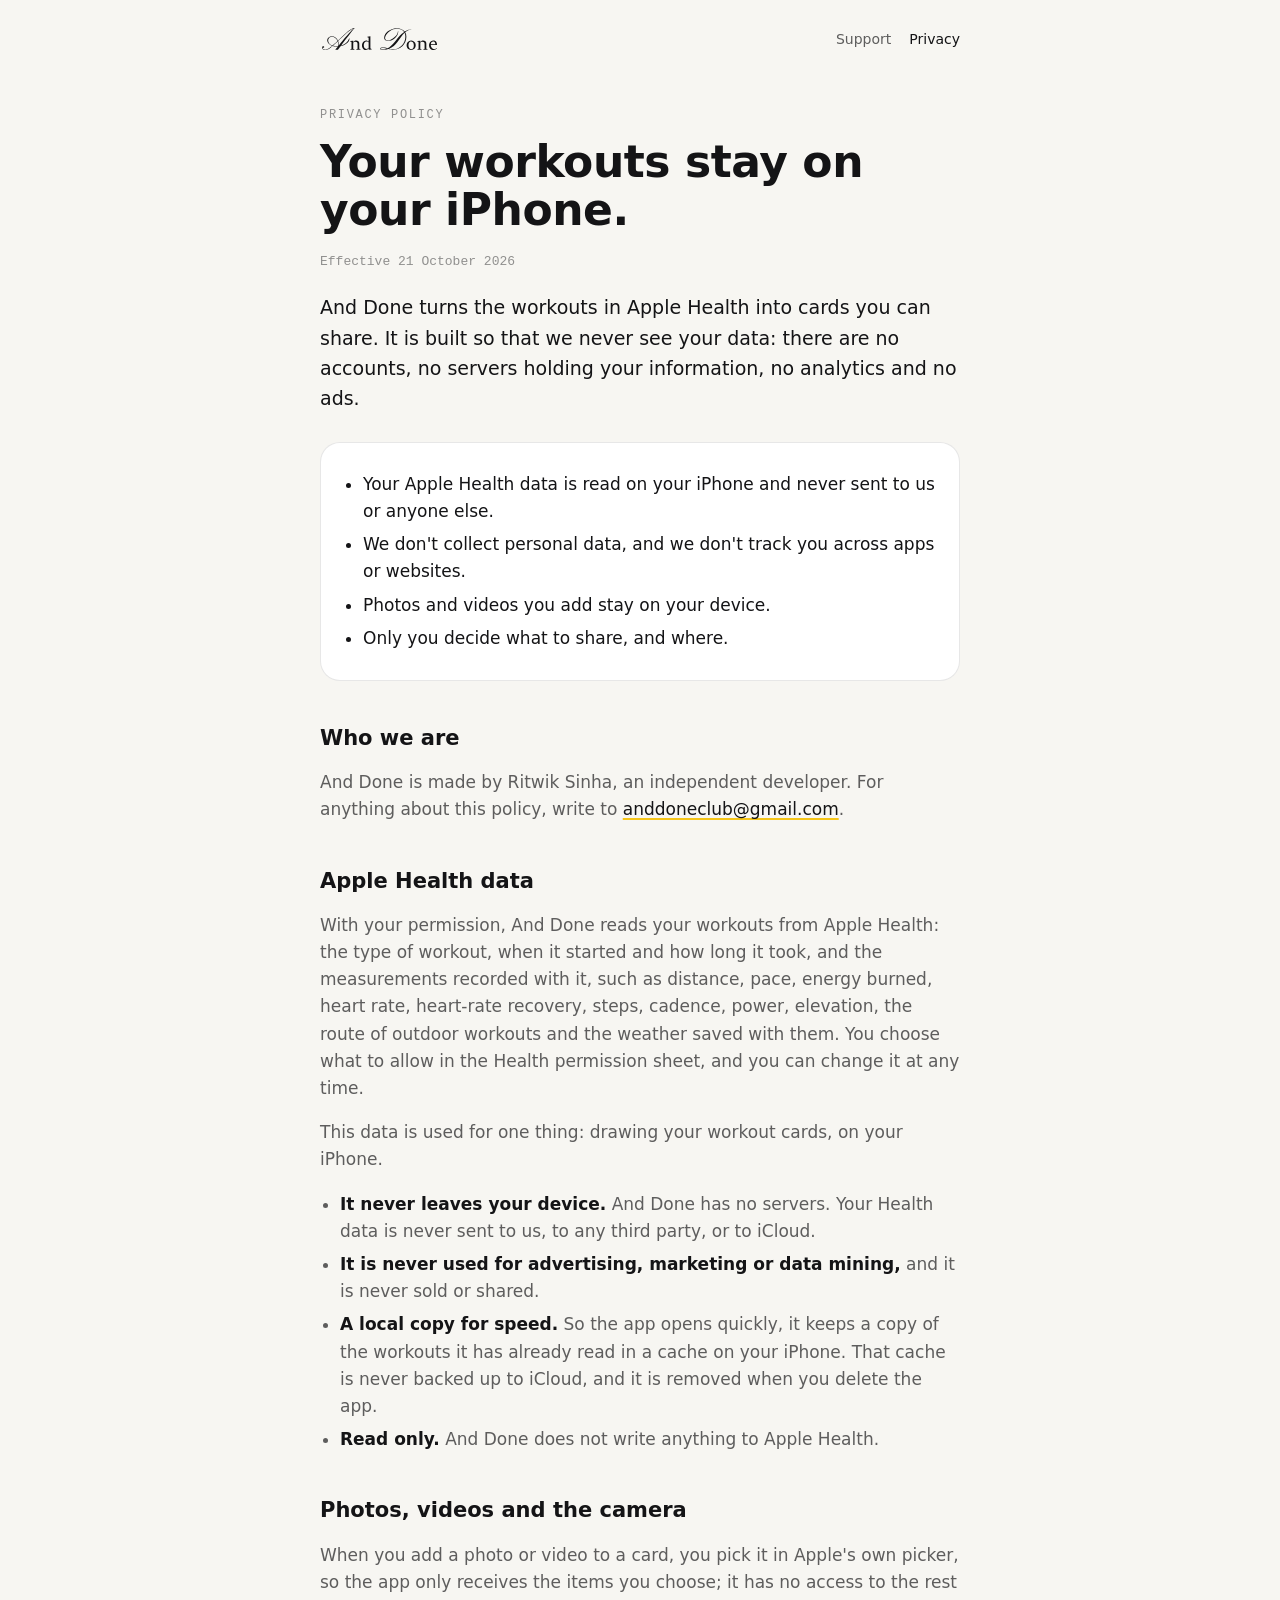
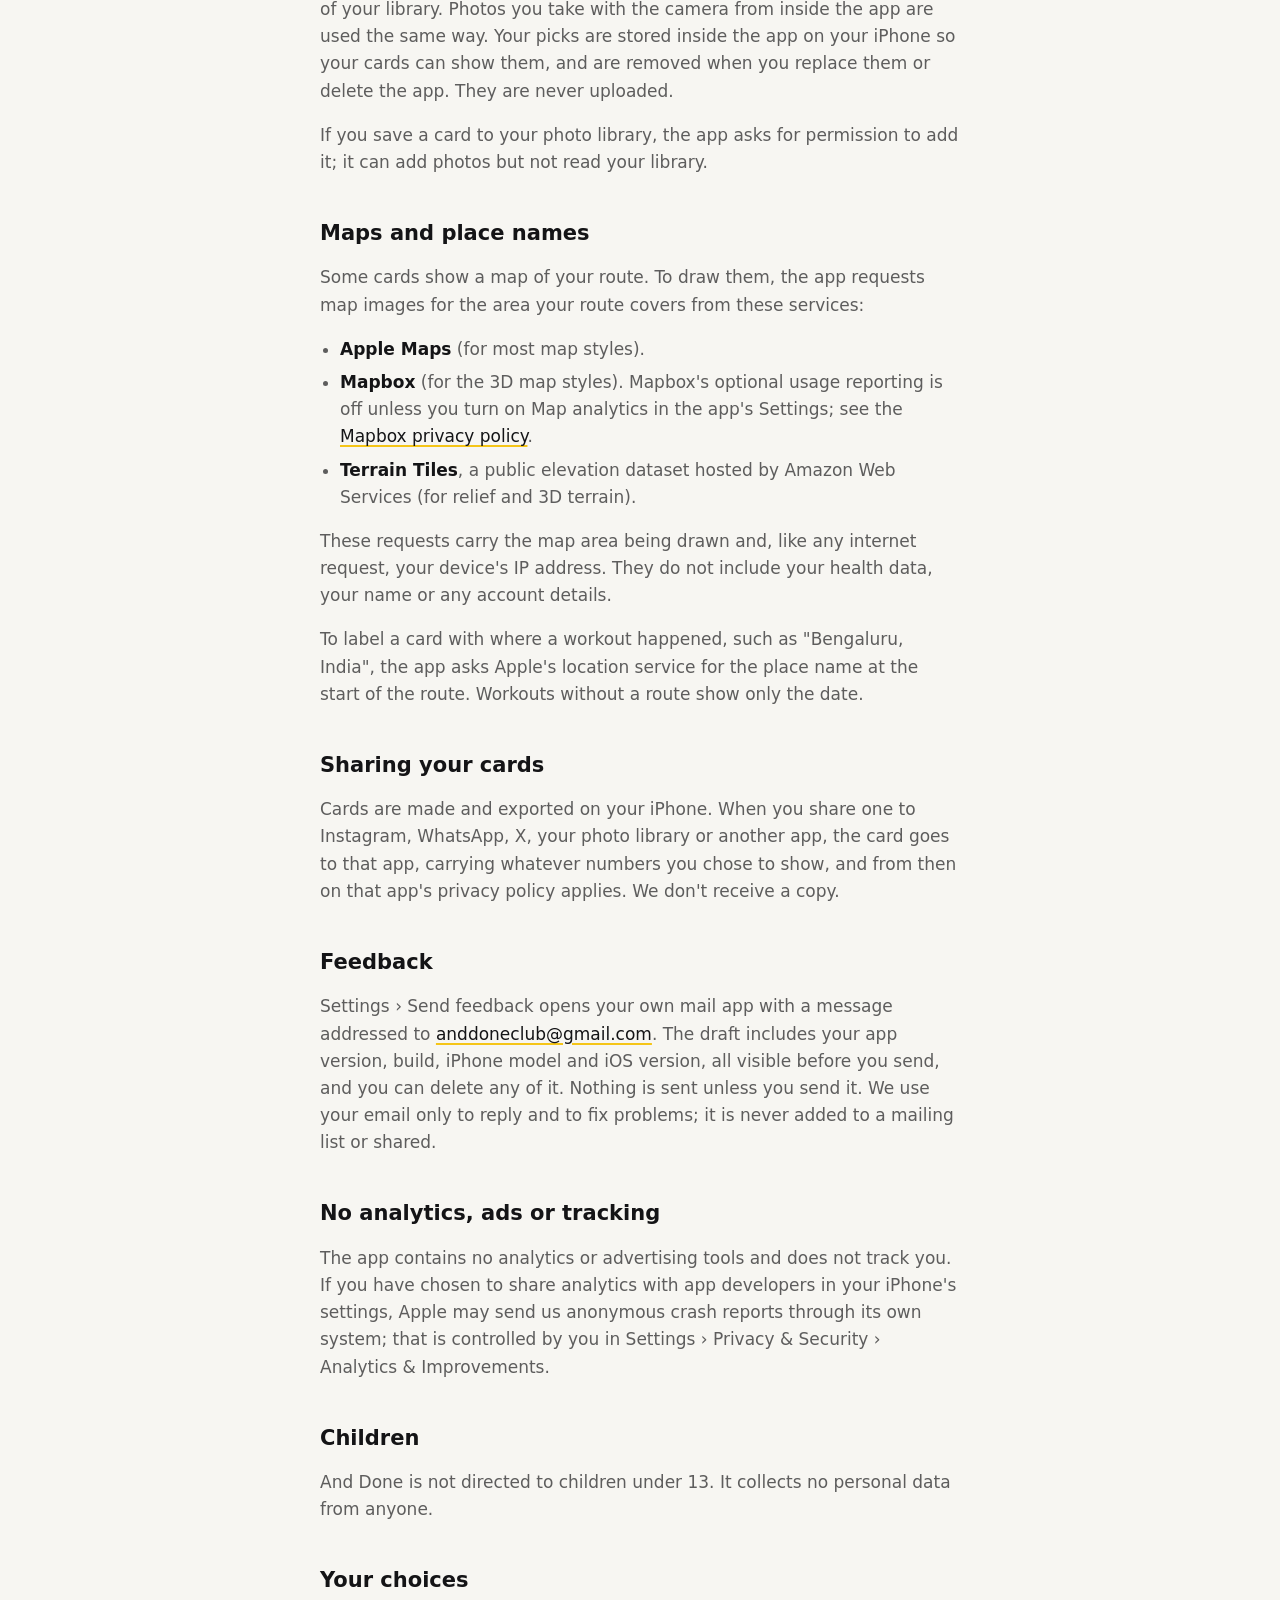
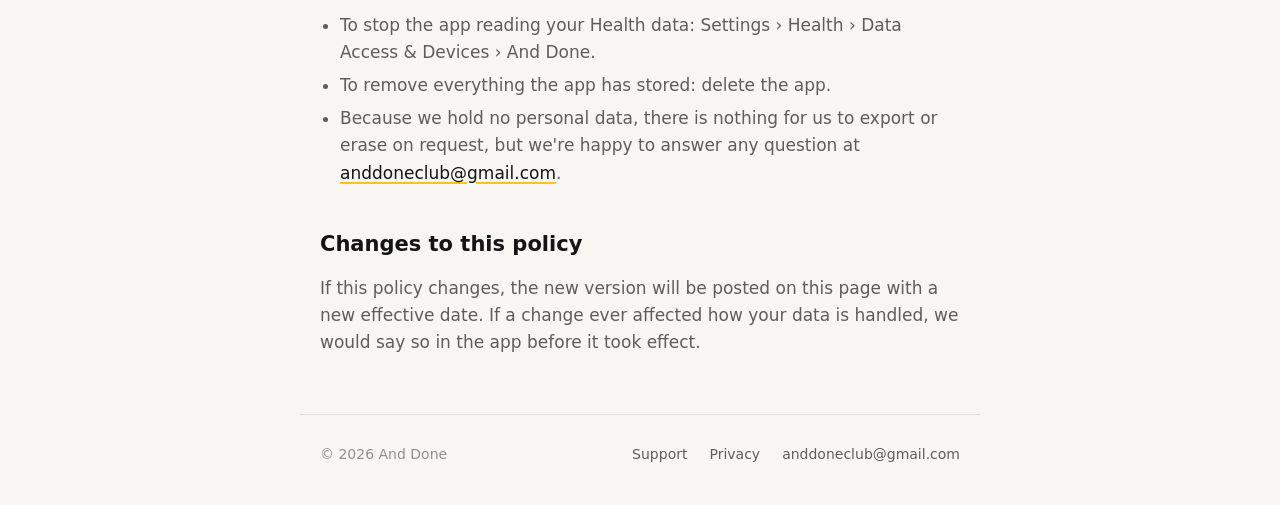
<file: privacy/index.html>
<!doctype html>
<html lang="en">
<head>
<meta charset="utf-8">
<meta name="viewport" content="width=device-width, initial-scale=1">
<title>Privacy Policy · And Done</title>
<meta name="description" content="How And Done handles your data: your Apple Health data stays on your iPhone. No accounts, no analytics, no ads.">
<link rel="icon" href="/assets/favicon.png">
<link rel="apple-touch-icon" href="/assets/apple-touch-icon.png">
<link rel="stylesheet" href="/assets/site.css?v=b94c8451">
</head>
<body>
<header class="site-header">
  <a class="mark" href="/" aria-label="And Done home"><span class="logo" aria-hidden="true"></span></a>
  <nav class="site-nav" aria-label="Site">
    <a href="/support/">Support</a>
    <a href="/privacy/" aria-current="page">Privacy</a>
  </nav>
</header>

<main class="doc">
  <p class="eyebrow">Privacy Policy</p>
  <h1>Your workouts stay on your iPhone.</h1>
  <p class="meta">Effective 21 October 2026</p>

  <p class="lede">And Done turns the workouts in Apple Health into cards you can share. It is built so that we never see your data: there are no accounts, no servers holding your information, no analytics and no ads.</p>

  <div class="summary">
    <ul>
      <li>Your Apple Health data is read on your iPhone and never sent to us or anyone else.</li>
      <li>We don't collect personal data, and we don't track you across apps or websites.</li>
      <li>Photos and videos you add stay on your device.</li>
      <li>Only you decide what to share, and where.</li>
    </ul>
  </div>

  <h2>Who we are</h2>
  <p>And Done is made by Ritwik Sinha, an independent developer. For anything about this policy, write to <a href="mailto:anddoneclub@gmail.com">anddoneclub@gmail.com</a>.</p>

  <h2>Apple Health data</h2>
  <p>With your permission, And Done reads your workouts from Apple Health: the type of workout, when it started and how long it took, and the measurements recorded with it, such as distance, pace, energy burned, heart rate, heart-rate recovery, steps, cadence, power, elevation, the route of outdoor workouts and the weather saved with them. You choose what to allow in the Health permission sheet, and you can change it at any time.</p>
  <p>This data is used for one thing: drawing your workout cards, on your iPhone.</p>
  <ul>
    <li><strong>It never leaves your device.</strong> And Done has no servers. Your Health data is never sent to us, to any third party, or to iCloud.</li>
    <li><strong>It is never used for advertising, marketing or data mining,</strong> and it is never sold or shared.</li>
    <li><strong>A local copy for speed.</strong> So the app opens quickly, it keeps a copy of the workouts it has already read in a cache on your iPhone. That cache is never backed up to iCloud, and it is removed when you delete the app.</li>
    <li><strong>Read only.</strong> And Done does not write anything to Apple Health.</li>
  </ul>

  <h2>Photos, videos and the camera</h2>
  <p>When you add a photo or video to a card, you pick it in Apple's own picker, so the app only receives the items you choose; it has no access to the rest of your library. Photos you take with the camera from inside the app are used the same way. Your picks are stored inside the app on your iPhone so your cards can show them, and are removed when you replace them or delete the app. They are never uploaded.</p>
  <p>If you save a card to your photo library, the app asks for permission to add it; it can add photos but not read your library.</p>

  <h2>Maps and place names</h2>
  <p>Some cards show a map of your route. To draw them, the app requests map images for the area your route covers from these services:</p>
  <ul>
    <li><strong>Apple Maps</strong> (for most map styles).</li>
    <li><strong>Mapbox</strong> (for the 3D map styles). Mapbox's optional usage reporting is off unless you turn on Map analytics in the app's Settings; see the <a href="https://www.mapbox.com/legal/privacy">Mapbox privacy policy</a>.</li>
    <li><strong>Terrain Tiles</strong>, a public elevation dataset hosted by Amazon Web Services (for relief and 3D terrain).</li>
  </ul>
  <p>These requests carry the map area being drawn and, like any internet request, your device's IP address. They do not include your health data, your name or any account details.</p>
  <p>To label a card with where a workout happened, such as "Bengaluru, India", the app asks Apple's location service for the place name at the start of the route. Workouts without a route show only the date.</p>

  <h2>Sharing your cards</h2>
  <p>Cards are made and exported on your iPhone. When you share one to Instagram, WhatsApp, X, your photo library or another app, the card goes to that app, carrying whatever numbers you chose to show, and from then on that app's privacy policy applies. We don't receive a copy.</p>

  <h2>Feedback</h2>
  <p>Settings › Send feedback opens your own mail app with a message addressed to <a href="mailto:anddoneclub@gmail.com">anddoneclub@gmail.com</a>. The draft includes your app version, build, iPhone model and iOS version, all visible before you send, and you can delete any of it. Nothing is sent unless you send it. We use your email only to reply and to fix problems; it is never added to a mailing list or shared.</p>

  <h2>No analytics, ads or tracking</h2>
  <p>The app contains no analytics or advertising tools and does not track you. If you have chosen to share analytics with app developers in your iPhone's settings, Apple may send us anonymous crash reports through its own system; that is controlled by you in Settings › Privacy &amp; Security › Analytics &amp; Improvements.</p>

  <h2>Children</h2>
  <p>And Done is not directed to children under 13. It collects no personal data from anyone.</p>

  <h2>Your choices</h2>
  <ul>
    <li>To stop the app reading your Health data: Settings › Health › Data Access &amp; Devices › And Done.</li>
    <li>To remove everything the app has stored: delete the app.</li>
    <li>Because we hold no personal data, there is nothing for us to export or erase on request, but we're happy to answer any question at <a href="mailto:anddoneclub@gmail.com">anddoneclub@gmail.com</a>.</li>
  </ul>

  <h2>Changes to this policy</h2>
  <p>If this policy changes, the new version will be posted on this page with a new effective date. If a change ever affected how your data is handled, we would say so in the app before it took effect.</p>
</main>

<footer class="site-footer">
  <span>© 2026 And Done</span>
  <span class="spacer"></span>
  <a href="/support/">Support</a>
  <a href="/privacy/">Privacy</a>
  <a href="mailto:anddoneclub@gmail.com">anddoneclub@gmail.com</a>
</footer>
</body>
</html>
</file>
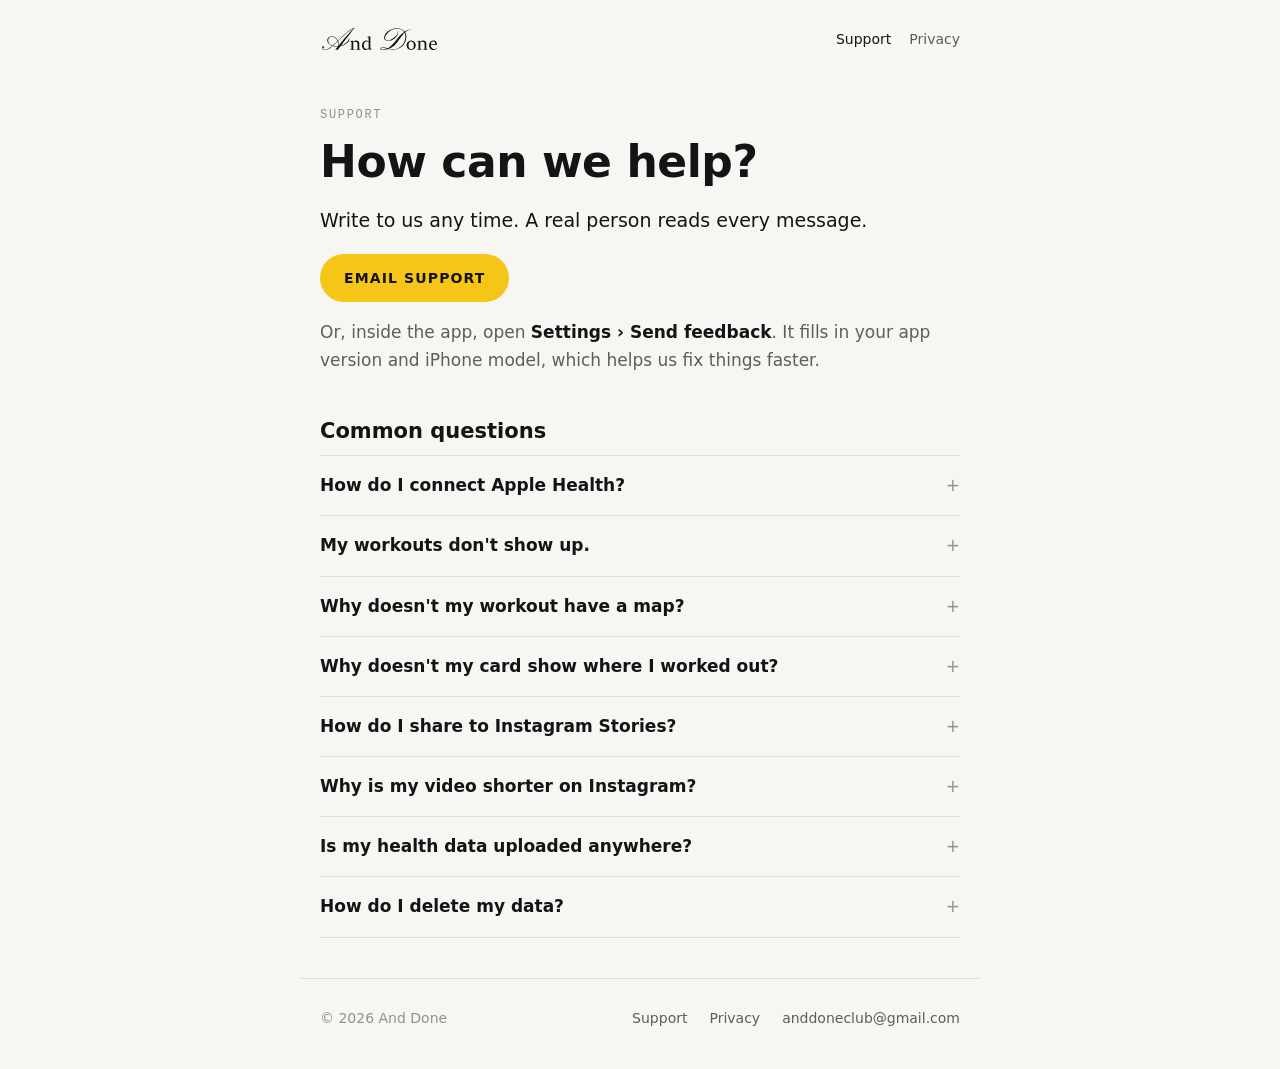
<file: support/index.html>
<!doctype html>
<html lang="en">
<head>
<meta charset="utf-8">
<meta name="viewport" content="width=device-width, initial-scale=1">
<title>Support · And Done</title>
<meta name="description" content="Help with And Done: connecting Apple Health, maps, sharing to Instagram, and how to reach us.">
<link rel="icon" href="/assets/favicon.png">
<link rel="apple-touch-icon" href="/assets/apple-touch-icon.png">
<link rel="stylesheet" href="/assets/site.css?v=b94c8451">
</head>
<body>
<header class="site-header">
  <a class="mark" href="/" aria-label="And Done home"><span class="logo" aria-hidden="true"></span></a>
  <nav class="site-nav" aria-label="Site">
    <a href="/support/" aria-current="page">Support</a>
    <a href="/privacy/">Privacy</a>
  </nav>
</header>

<main class="doc">
  <p class="eyebrow">Support</p>
  <h1>How can we help?</h1>
  <p class="lede">Write to us any time. A real person reads every message.</p>
  <p><a class="button" href="mailto:anddoneclub@gmail.com?subject=And%20Done%20support">Email support</a></p>
  <p>Or, inside the app, open <strong>Settings › Send feedback</strong>. It fills in your app version and iPhone model, which helps us fix things faster.</p>

  <h2>Common questions</h2>
  <div class="faq">
    <details>
      <summary>How do I connect Apple Health?</summary>
      <p>Tap <strong>Connect Apple Health</strong> when you first open the app and allow the workout data you want to use. If you skipped it or turned something off, go to Settings › Health › Data Access &amp; Devices › And Done and switch the categories on.</p>
    </details>
    <details>
      <summary>My workouts don't show up.</summary>
      <p>And Done shows the workouts saved in Apple Health. Check that the workout appears in the Health or Fitness app, and that And Done is allowed to read Workouts in Settings › Health › Data Access &amp; Devices. If the app has no access, it shows sample workouts so you can still try every template.</p>
    </details>
    <details>
      <summary>Why doesn't my workout have a map?</summary>
      <p>Map templates need the workout's GPS route in Apple Health. Indoor workouts don't have one, and some apps and watches sync the workout to Apple Health without its route. Open the workout in the Fitness app: if there is no map there, there's no route for And Done to draw. Workouts without a route can still use every other template.</p>
    </details>
    <details>
      <summary>Why doesn't my card show where I worked out?</summary>
      <p>The place name comes from where the route starts. Workouts without a GPS route show only the date.</p>
    </details>
    <details>
      <summary>How do I share to Instagram Stories?</summary>
      <p>Tap <strong>Share</strong>, then <strong>Instagram Stories</strong>. Instagram needs to be installed. <strong>Full</strong> sends the whole card as your story; <strong>Card</strong> sends it as a sticker you can move and resize.</p>
    </details>
    <details>
      <summary>Why is my video shorter on Instagram?</summary>
      <p>Instagram accepts up to 20 seconds of video shared from another app. To post a longer clip, choose <strong>Save to Photos</strong> (up to 60 seconds) and add it from Instagram's own picker. You can trim a video to the part you want in <strong>Style › Photo</strong>.</p>
    </details>
    <details>
      <summary>Is my health data uploaded anywhere?</summary>
      <p>No. Your Apple Health data is read and used only on your iPhone. There are no accounts and no servers holding your data. See the <a href="/privacy/">privacy policy</a> for the details.</p>
    </details>
    <details>
      <summary>How do I delete my data?</summary>
      <p>Everything the app stores lives on your iPhone. Deleting the app removes it. Your workouts themselves stay in Apple Health, which And Done never changes.</p>
    </details>
  </div>
</main>

<footer class="site-footer">
  <span>© 2026 And Done</span>
  <span class="spacer"></span>
  <a href="/support/">Support</a>
  <a href="/privacy/">Privacy</a>
  <a href="mailto:anddoneclub@gmail.com">anddoneclub@gmail.com</a>
</footer>
</body>
</html>
</file>
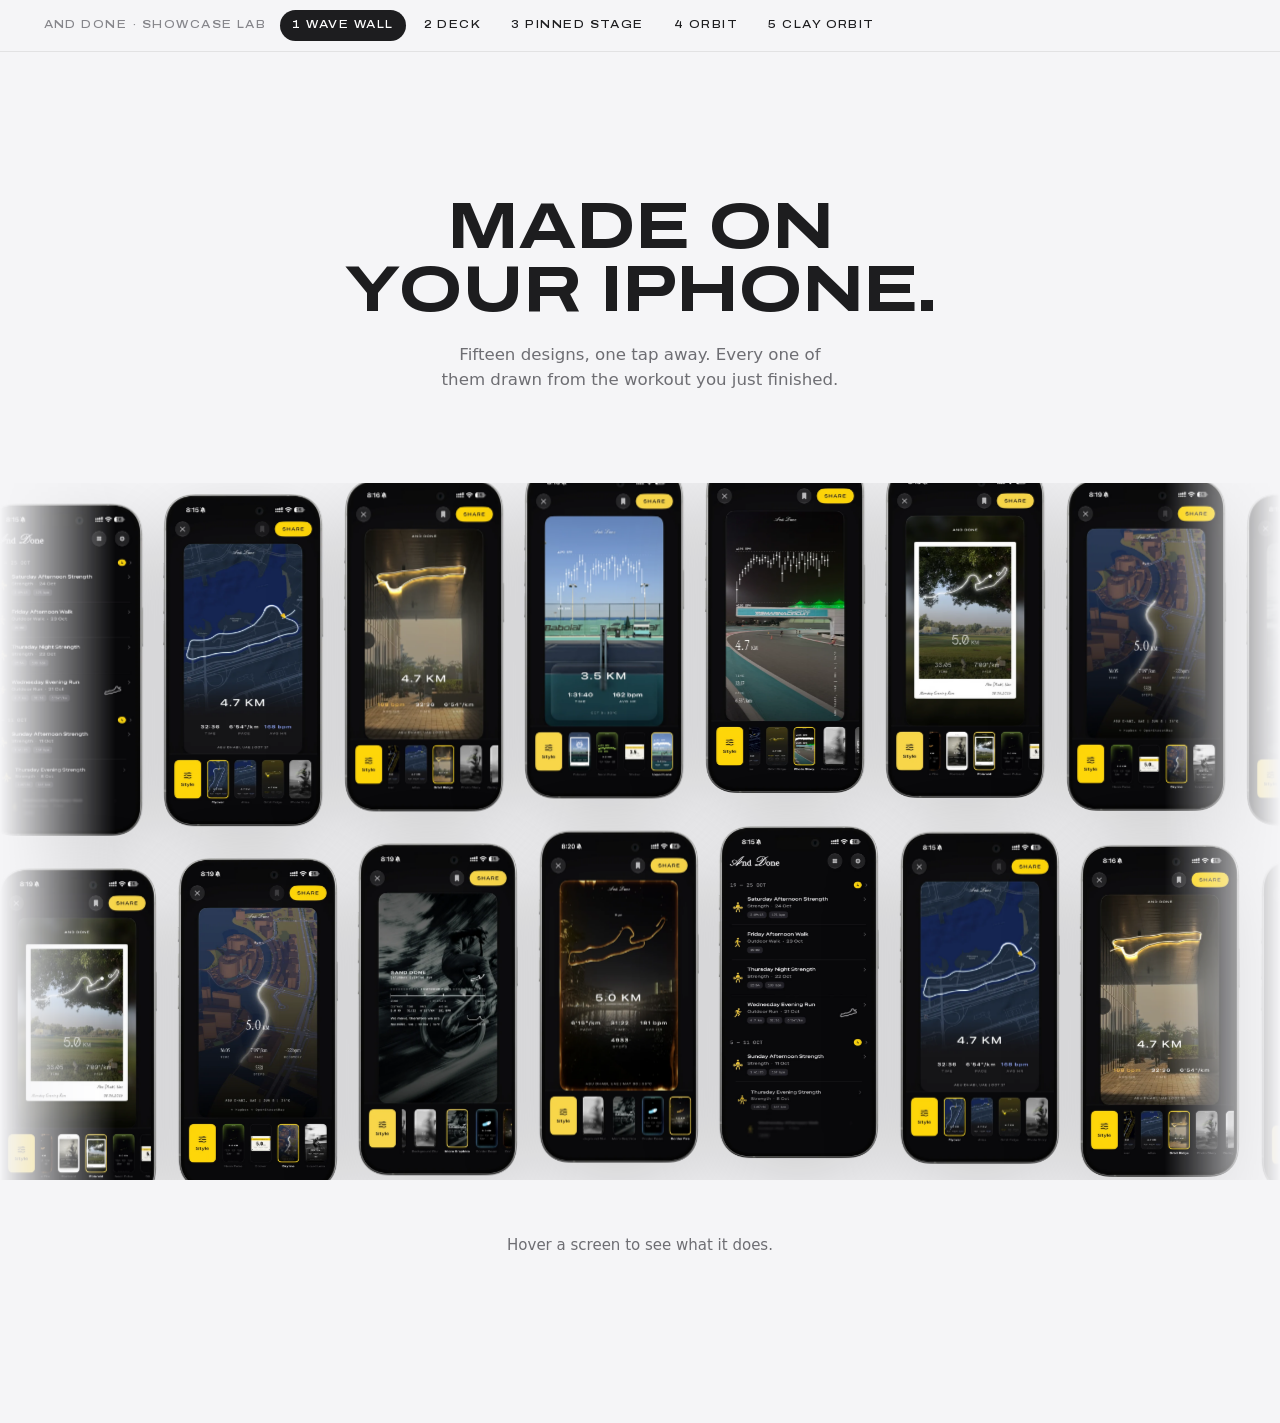
<file: lab/a-wave.html>
<!doctype html>
<html lang="en">
<head>
<meta charset="utf-8">
<meta name="viewport" content="width=device-width, initial-scale=1">
<meta name="robots" content="noindex">
<title>Lab · Wave wall</title>
<link rel="stylesheet" href="/assets/site.css?v=b94c8451">
<link rel="stylesheet" href="/lab/lab.css">
<style>
/* A wall of phones in the manner of Cowboy's rider grid: rows that run off
   both edges and drift in opposite directions, with a slow wave travelling
   through them. The wave is keyed to each phone's position on screen, not
   its place in the row, so it reads as one swell moving across the wall. */
.wall {
  --w: clamp(118px, 12.5vw, 206px);
  --gap: clamp(14px, 1.6vw, 26px);
  margin-top: clamp(64px, 10vh, 120px);
  display: grid;
  gap: calc(var(--gap) * 1.6);
  -webkit-mask-image: linear-gradient(90deg, transparent, #000 9%, #000 91%, transparent);
  mask-image: linear-gradient(90deg, transparent, #000 9%, #000 91%, transparent);
}
.row { display: flex; gap: var(--gap); width: max-content; will-change: transform; }
.tile { width: var(--w); flex: none; will-change: transform; }
.wall-caption {
  margin: clamp(40px, 6vh, 64px) auto 0;
  padding: 0 var(--gutter);
  text-align: center;
  max-width: 30em;
  min-height: 3em;
  font-size: clamp(15px, 1.15vw, 17px);
  transition: opacity .3s;
}
</style>
</head>
<body class="landing lab">
<nav class="lab-bar"><span>And Done · showcase lab</span><a href="/lab/a-wave.html" aria-current="page">1 Wave wall</a><a href="/lab/b-deck.html">2 Deck</a><a href="/lab/c-stage.html">3 Pinned stage</a><a href="/lab/d-orbit.html">4 Orbit</a><a href="/lab/e-clay.html">5 Clay orbit</a></nav>

<section class="lab-section">
  <div class="lab-head">
    <h2>Made on your iPhone.</h2>
    <p>Fifteen designs, one tap away. Every one of them drawn from the workout you just finished.</p>
  </div>
  <div class="wall" aria-label="And Done screens"></div>
  <p class="wall-caption cap" aria-live="polite">Hover a screen to see what it does.</p>
</section>

<script src="/lab/screens.js"></script>
<script>
(function () {
  const S = window.SCREENS;
  const wall = document.querySelector(".wall");
  const caption = document.querySelector(".wall-caption");
  const reduce = matchMedia("(prefers-reduced-motion: reduce)").matches;
  const ROWS = 2, SPEED = [-16, 16];  // px per second, opposite directions

  // Each row holds the nine screens twice (starting at a different screen
  // per row), so it can loop seamlessly.
  const rows = [];
  for (let r = 0; r < ROWS; r++) {
    const row = document.createElement("div");
    row.className = "row";
    const order = S.map((_, i) => S[(i + r * 4) % S.length]);
    for (const s of [...order, ...order]) {
      const tile = document.createElement("div");
      tile.className = "tile";
      tile.innerHTML = `<img class="phone" src="${s.src}" alt="${s.alt}" loading="lazy" decoding="async">`;
      tile.addEventListener("mouseenter", () => { caption.innerHTML = `<strong>${s.lead}</strong> ${s.body}`; });
      row.appendChild(tile);
    }
    wall.appendChild(row);
    rows.push({ row, tiles: [...row.children], x: r ? -200 : 0, speed: SPEED[r] });
  }

  let paused = false, last = performance.now(), t = 0;
  wall.addEventListener("mouseenter", () => { paused = true; });
  wall.addEventListener("mouseleave", () => { paused = false; caption.textContent = "Hover a screen to see what it does."; });

  function frame(now) {
    const dt = Math.min((now - last) / 1000, 0.05);
    last = now;
    if (!paused && !reduce) t += dt;
    for (const R of rows) {
      const half = R.row.scrollWidth / 2;
      if (!paused && !reduce) R.x += R.speed * dt;
      R.x = ((R.x % half) - half) % half;  // keep within one copy's width
      R.row.style.transform = `translate3d(${R.x}px,0,0)`;
      // The swell: each phone rises and falls with its x on screen.
      for (const tile of R.tiles) {
        const sx = tile.offsetLeft + R.x;
        const y = Math.sin(t * 1.1 - sx / 260) * 22;
        tile.style.transform = `translate3d(0,${y.toFixed(2)}px,0)`;
      }
    }
    requestAnimationFrame(frame);
  }
  requestAnimationFrame(frame);
})();
</script>
</body>
</html>
</file>
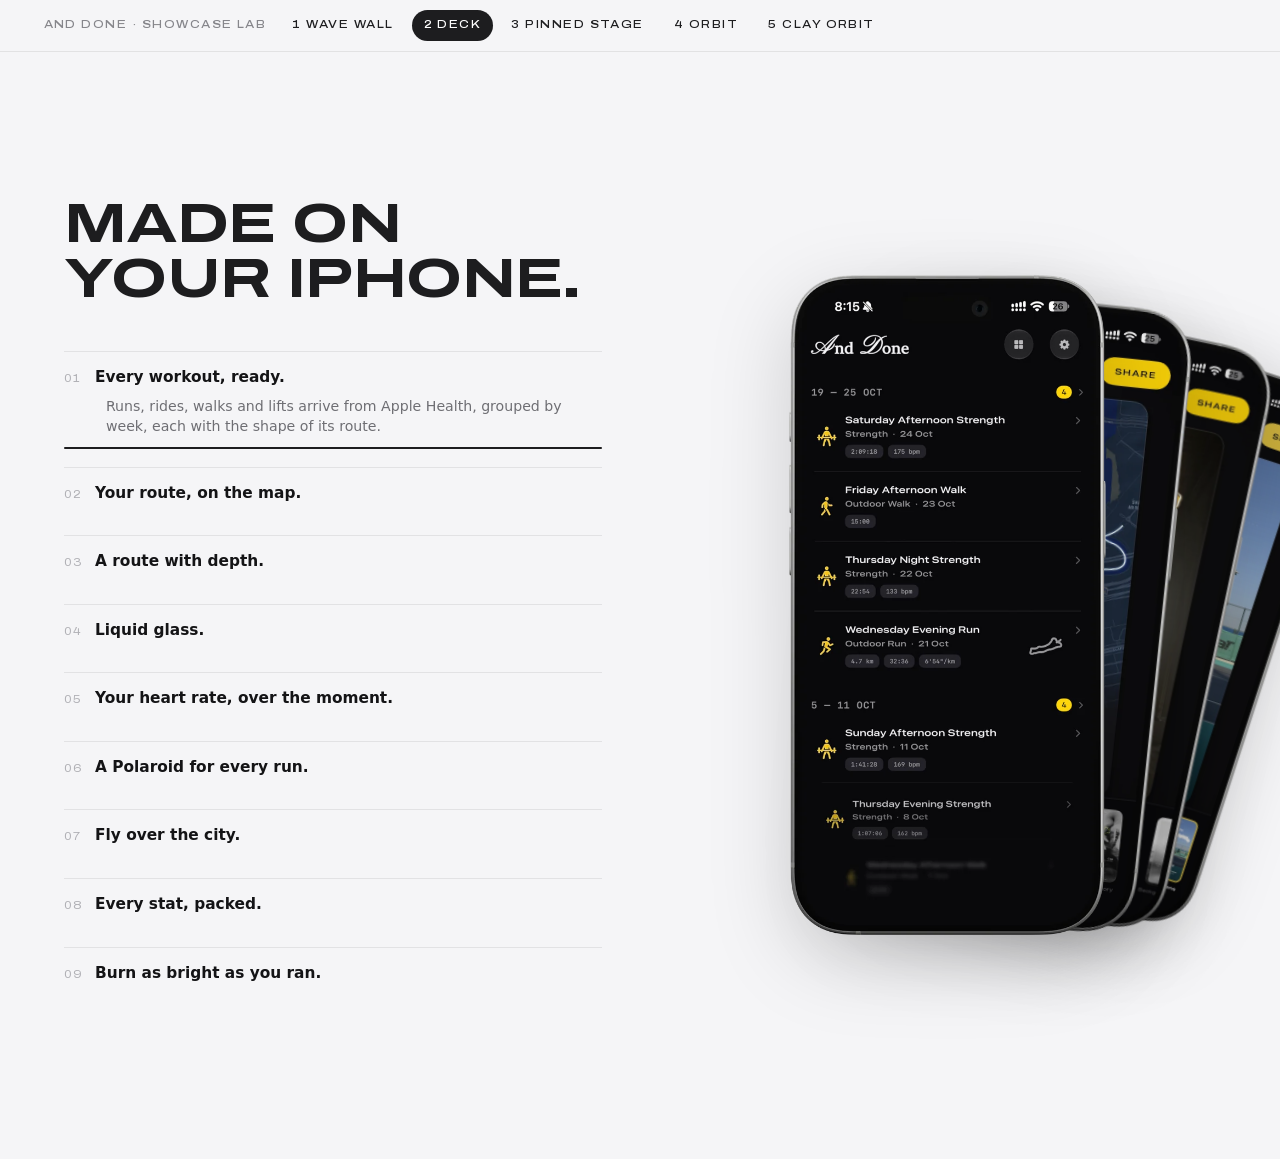
<file: lab/b-deck.html>
<!doctype html>
<html lang="en">
<head>
<meta charset="utf-8">
<meta name="viewport" content="width=device-width, initial-scale=1">
<meta name="robots" content="noindex">
<title>Lab · Deck</title>
<link rel="stylesheet" href="/assets/site.css?v=b94c8451">
<link rel="stylesheet" href="/lab/lab.css">
<style>
/* The screens as a fanned deck. Every few seconds the front phone is dealt
   off to the left and tucks in at the back; the list beside it keeps time
   like a stories bar. Click the deck to deal, or a line to jump to it. */
.deck-wrap {
  --dur: 3.4s;
  display: grid;
  grid-template-columns: minmax(0, 1fr) minmax(0, 1fr);
  align-items: center;
  gap: clamp(32px, 6vw, 96px);
  max-width: 1240px;
  margin: 0 auto;
  padding: 0 var(--gutter);
}
.deck-copy h2 {
  margin: 0; font-family: var(--expanded); font-stretch: 125%; font-weight: 700;
  font-size: clamp(32px, 4.4vw, 64px); line-height: 0.98; letter-spacing: -0.015em; text-transform: uppercase;
}
.deck-list { list-style: none; margin: clamp(32px, 5vh, 48px) 0 0; padding: 0; counter-reset: n; }
.deck-list li { counter-increment: n; }
.deck-list button {
  all: unset; box-sizing: border-box; cursor: pointer; display: block; width: 100%;
  padding: 13px 0 12px; border-top: 1px solid rgba(0,0,0,.08);
  font-family: var(--sans); font-size: clamp(15px, 1.2vw, 17px); color: #86868b;
  transition: color .3s;
}
.deck-list button::before {
  content: counter(n, decimal-leading-zero); display: inline-block; width: 3em;
  font-family: var(--expanded); font-stretch: 125%; font-size: 10.5px; letter-spacing: .12em; color: #b0b0b5;
}
.deck-list li.on button { color: #1d1d1f; }
.deck-list .body { display: block; max-height: 0; overflow: hidden; padding-left: 3em; color: #6e6e73; font-size: .92em; line-height: 1.45; transition: max-height .5s, margin .5s; }
.deck-list li.on .body { max-height: 5em; margin-top: 6px; }
.deck-list .bar { display: block; height: 2px; margin-top: 10px; background: rgba(0,0,0,.08); border-radius: 2px; overflow: hidden; visibility: hidden; }
.deck-list li.on .bar { visibility: visible; }
.deck-list li.on .bar i { display: block; height: 100%; background: #1d1d1f; transform-origin: left; animation: fill var(--dur) linear both; }
.deck-wrap.paused .deck-list li.on .bar i { animation-play-state: paused; }
@keyframes fill { from { transform: scaleX(0); } to { transform: scaleX(1); } }

.deck { position: relative; height: min(74vh, 660px); cursor: pointer; }
.card {
  position: absolute; left: 50%; top: 50%;
  width: calc(min(74vh, 660px) * 0.4817); margin-left: calc(min(74vh, 660px) * -0.2408);
  height: min(74vh, 660px); margin-top: calc(min(74vh, 660px) * -0.5);
  transition: transform .8s cubic-bezier(.2,.75,.2,1), opacity .6s, filter .8s;
  transform-origin: 50% 90%;
}
.card .phone { height: 100%; width: auto; }
@media (max-width: 860px) {
  .deck-wrap { grid-template-columns: 1fr; }
  .deck { height: 62vh; order: -1; }
  .card { width: calc(62vh * 0.4817); margin-left: calc(62vh * -0.2408); height: 62vh; margin-top: -31vh; }
}
@media (prefers-reduced-motion: reduce) { .card { transition: opacity .3s; } }
</style>
</head>
<body class="landing lab">
<nav class="lab-bar"><span>And Done · showcase lab</span><a href="/lab/a-wave.html">1 Wave wall</a><a href="/lab/b-deck.html" aria-current="page">2 Deck</a><a href="/lab/c-stage.html">3 Pinned stage</a><a href="/lab/d-orbit.html">4 Orbit</a><a href="/lab/e-clay.html">5 Clay orbit</a></nav>

<section class="lab-section">
  <div class="deck-wrap">
    <div class="deck-copy">
      <h2>Made on your iPhone.</h2>
      <ol class="deck-list"></ol>
    </div>
    <div class="deck" aria-label="And Done screens. Click to show the next."></div>
  </div>
</section>

<script src="/lab/screens.js"></script>
<script>
(function () {
  const S = window.SCREENS, n = S.length;
  const wrap = document.querySelector(".deck-wrap");
  const deck = document.querySelector(".deck");
  const list = document.querySelector(".deck-list");
  const reduce = matchMedia("(prefers-reduced-motion: reduce)").matches;
  const DUR = 3400;

  const cards = S.map((s) => {
    const c = document.createElement("div");
    c.className = "card";
    c.innerHTML = `<img class="phone" src="${s.src}" alt="${s.alt}" decoding="async">`;
    deck.appendChild(c);
    return c;
  });
  const items = S.map((s, i) => {
    const li = document.createElement("li");
    li.innerHTML = `<button type="button"><strong>${s.lead}</strong><span class="body">${s.body}</span><span class="bar"><i></i></span></button>`;
    li.querySelector("button").addEventListener("click", () => go(i));
    list.appendChild(li);
    return li;
  });

  let active = 0, prev = -1, timer = 0;
  // Where each card sits, by its place behind the front one.
  function place(k, leaving) {
    if (leaving) return { t: "translate(-128%, 8%) rotate(-16deg) scale(.9)", o: 0, z: 20, f: "none" };
    if (k === 0) return { t: "none", o: 1, z: 10, f: "none" };
    if (k <= 3) return { t: `translate(${k * 13}%, ${-k * 1.5}%) rotate(${k * 6}deg) scale(${1 - k * .05})`, o: 1, z: 10 - k, f: `brightness(${1 - k * .06})` };
    return { t: "translate(42%, -5%) rotate(20deg) scale(.82)", o: 0, z: 0, f: "none" };
  }
  function layout() {
    cards.forEach((c, i) => {
      const k = (i - active + n) % n;
      const p = place(k, i === prev);
      c.style.transform = p.t; c.style.opacity = p.o; c.style.zIndex = p.z; c.style.filter = p.f;
    });
    items.forEach((li, i) => li.classList.toggle("on", i === active));
  }
  // The bar restarts whenever the timer does, so the two always agree.
  function restartBar() {
    const bar = items[active].querySelector(".bar i");
    bar.style.animation = "none"; void bar.offsetWidth; bar.style.animation = "";
  }
  function go(i) {
    prev = active; active = (i + n) % n;
    layout();
    // The dealt card drops to the back once it has left the screen.
    setTimeout(() => { prev = -1; layout(); }, 650);
    restartBar();
    schedule();
  }
  function schedule() {
    clearTimeout(timer);
    if (!reduce && !wrap.classList.contains("paused")) timer = setTimeout(() => go(active + 1), DUR);
  }
  deck.addEventListener("click", () => go(active + 1));
  wrap.addEventListener("mouseenter", () => { wrap.classList.add("paused"); clearTimeout(timer); });
  wrap.addEventListener("mouseleave", () => { wrap.classList.remove("paused"); restartBar(); schedule(); });
  layout(); restartBar(); schedule();
})();
</script>
</body>
</html>
</file>
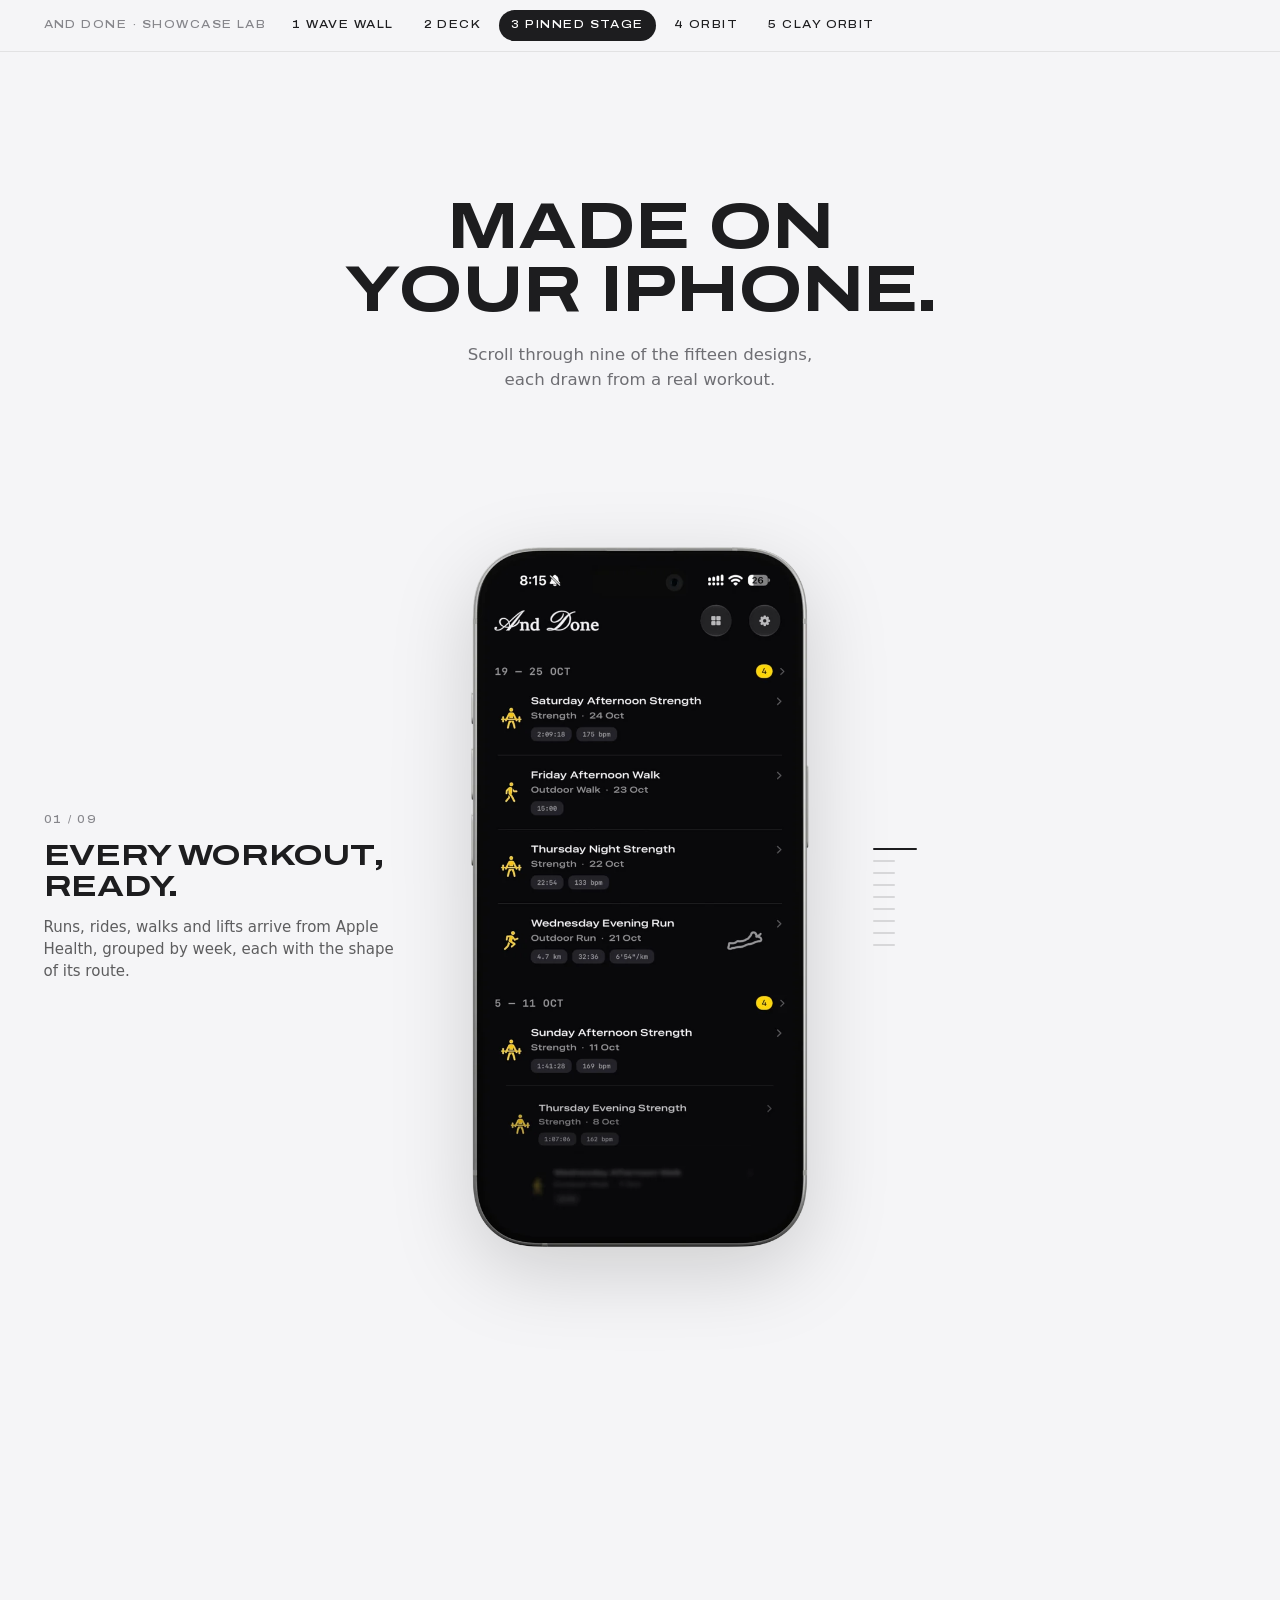
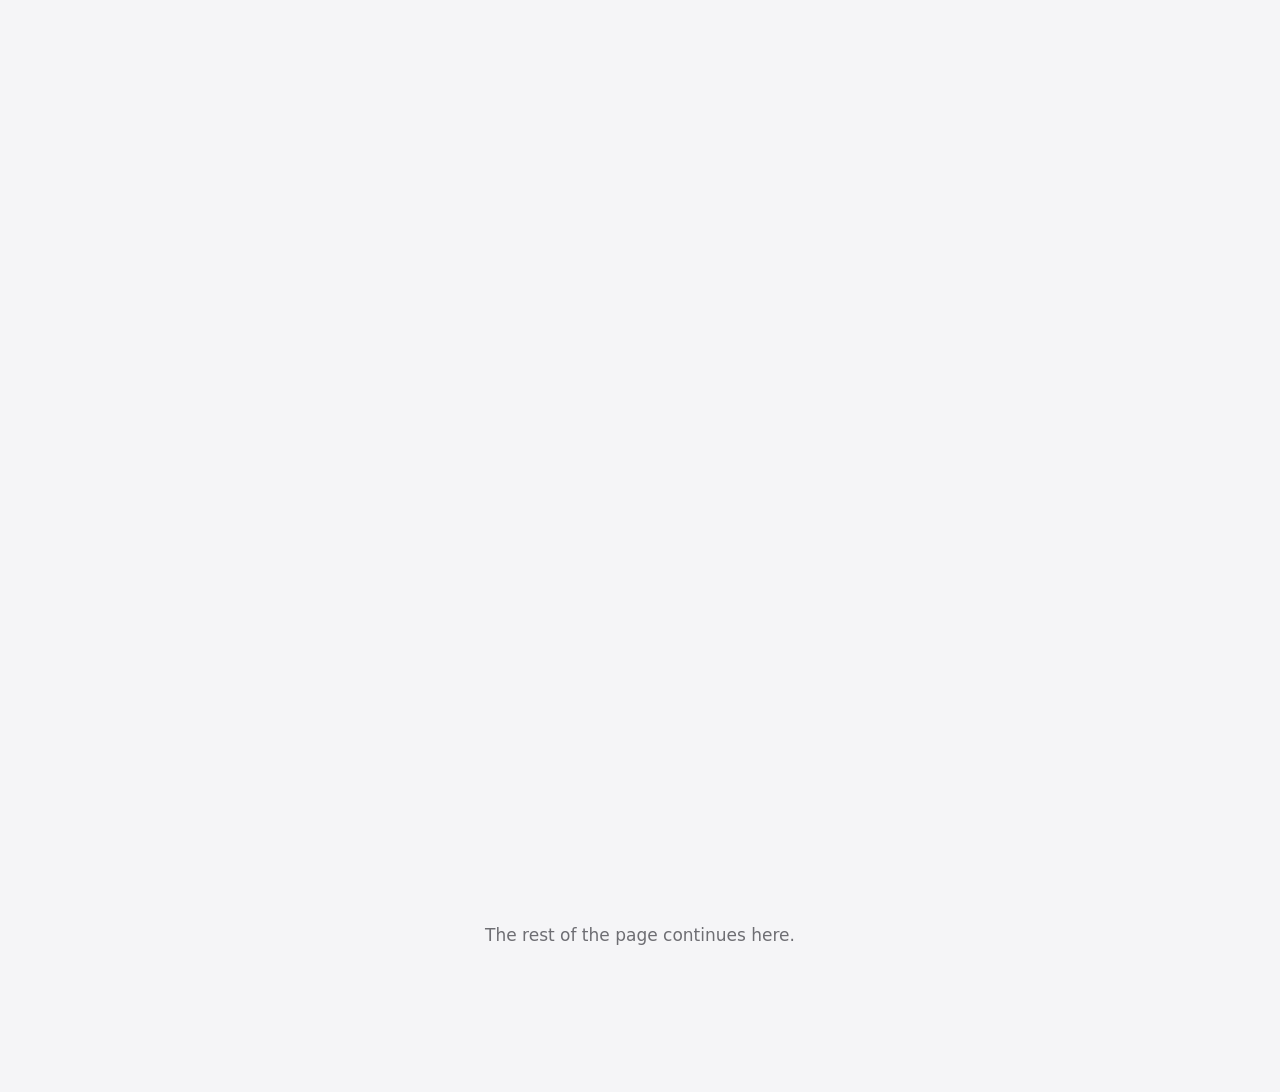
<file: lab/c-stage.html>
<!doctype html>
<html lang="en">
<head>
<meta charset="utf-8">
<meta name="viewport" content="width=device-width, initial-scale=1">
<meta name="robots" content="noindex">
<title>Lab · Pinned stage</title>
<link rel="stylesheet" href="/assets/site.css?v=b94c8451">
<link rel="stylesheet" href="/lab/lab.css">
<style>
/* Apple's pinned stage: the section holds the screen while you scroll
   through it. One phone stands in the middle and changes screen at each
   step; the words on the left change with it, a counter on the right keeps
   count. Scrolling is the only control. */
.stage { position: relative; height: calc(9 * 72vh + 100vh); margin-top: clamp(40px, 6vh, 80px); }
.pin {
  position: sticky; top: 0; height: 100vh; height: 100svh;
  display: grid; grid-template-columns: 1fr auto 1fr; align-items: center;
  gap: clamp(24px, 5vw, 88px); padding: 0 var(--gutter);
}
.words { position: relative; justify-self: end; width: min(400px, 100%); height: 14em; }
.word { position: absolute; inset: 0; display: flex; flex-direction: column; justify-content: center; opacity: 0; transform: translateY(18px); transition: opacity .5s, transform .6s cubic-bezier(.2,.75,.2,1); }
.word.on { opacity: 1; transform: none; }
.word.past { transform: translateY(-18px); }
.word .n { font-family: var(--expanded); font-stretch: 125%; font-weight: 500; font-size: 10.5px; letter-spacing: .16em; color: #86868b; }
.word h3 { margin: 12px 0 0; font-family: var(--expanded); font-stretch: 125%; font-weight: 700; font-size: clamp(22px, 2.3vw, 34px); line-height: 1.05; text-transform: uppercase; letter-spacing: -.01em; color: #1d1d1f; }
.word p { margin: 14px 0 0; font-size: clamp(15px, 1.15vw, 17px); }
.device { position: relative; height: min(78vh, 700px); aspect-ratio: 578 / 1200; }
.device .phone { position: absolute; inset: 0; height: 100%; width: 100%; opacity: 0; transform: translateY(5%) scale(.96); transition: opacity .55s, transform .7s cubic-bezier(.2,.75,.2,1); }
.device .phone.on { opacity: 1; transform: none; }
.device .phone.past { transform: translateY(-5%) scale(.96); }
.ticks { justify-self: start; display: grid; gap: 10px; }
.ticks i { display: block; width: 22px; height: 2px; border-radius: 2px; background: rgba(0,0,0,.12); transition: width .4s, background .4s; }
.ticks i.on { width: 44px; background: #1d1d1f; }
@media (max-width: 860px) {
  .pin { grid-template-columns: 1fr; grid-template-rows: auto auto; align-content: center; gap: 18px; }
  .device { height: 58vh; justify-self: center; }
  .words { justify-self: center; height: 9.5em; text-align: center; }
  .word h3 { font-size: 20px; }
  .ticks { display: none; }
}
</style>
</head>
<body class="landing lab">
<nav class="lab-bar"><span>And Done · showcase lab</span><a href="/lab/a-wave.html">1 Wave wall</a><a href="/lab/b-deck.html">2 Deck</a><a href="/lab/c-stage.html" aria-current="page">3 Pinned stage</a><a href="/lab/d-orbit.html">4 Orbit</a><a href="/lab/e-clay.html">5 Clay orbit</a></nav>

<section class="lab-section" style="padding-bottom:0;overflow:visible">
  <div class="lab-head">
    <h2>Made on your iPhone.</h2>
    <p>Scroll through nine of the fifteen designs, each drawn from a real workout.</p>
  </div>
  <div class="stage">
    <div class="pin">
      <div class="words"></div>
      <div class="device"></div>
      <div class="ticks" aria-hidden="true"></div>
    </div>
  </div>
</section>
<section class="lab-section"><p class="lab-head cap">The rest of the page continues here.</p></section>

<script src="/lab/screens.js"></script>
<script>
(function () {
  const S = window.SCREENS, n = S.length;
  const stage = document.querySelector(".stage");
  const words = document.querySelector(".words"), device = document.querySelector(".device"), ticks = document.querySelector(".ticks");
  const W = S.map((s, i) => {
    const w = document.createElement("div");
    w.className = "word cap";
    w.innerHTML = `<span class="n">${String(i + 1).padStart(2, "0")} / ${String(n).padStart(2, "0")}</span><h3>${s.lead}</h3><p>${s.body}</p>`;
    words.appendChild(w); return w;
  });
  const P = S.map((s, i) => {
    const im = document.createElement("img");
    im.className = "phone"; im.src = s.src; im.alt = s.alt; im.decoding = "async";
    if (i > 1) im.loading = "lazy";
    device.appendChild(im); return im;
  });
  const T = S.map(() => ticks.appendChild(document.createElement("i")));
  let current = -1;
  function update() {
    const r = stage.getBoundingClientRect();
    const span = r.height - innerHeight;
    const p = Math.min(Math.max(-r.top / span, 0), 0.9999);
    const i = Math.floor(p * n);
    if (i === current) return;
    current = i;
    [W, P, T].forEach((set) => set.forEach((el, k) => {
      el.classList.toggle("on", k === i);
      el.classList.toggle("past", k < i);
    }));
  }
  addEventListener("scroll", update, { passive: true });
  addEventListener("resize", update);
  update();
})();
</script>
</body>
</html>
</file>
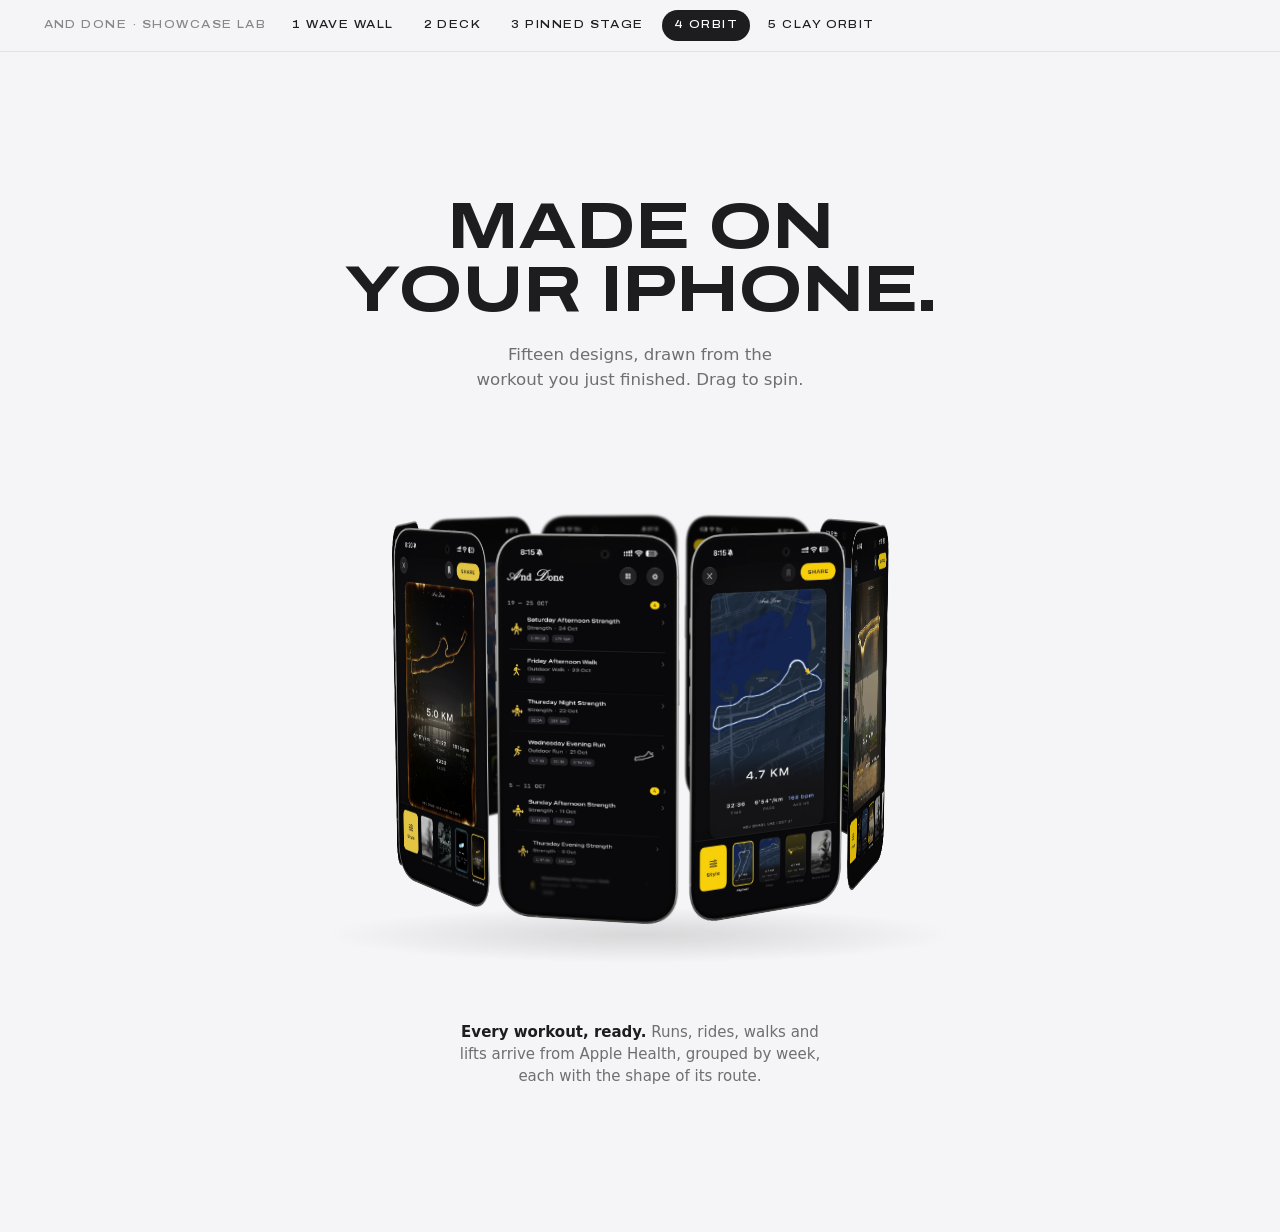
<file: lab/d-orbit.html>
<!doctype html>
<html lang="en">
<head>
<meta charset="utf-8">
<meta name="viewport" content="width=device-width, initial-scale=1">
<meta name="robots" content="noindex">
<title>Lab · Orbit</title>
<link rel="stylesheet" href="/assets/site.css?v=b94c8451">
<link rel="stylesheet" href="/lab/lab.css">
<style>
/* The nine phones stood on a slowly turning ring, seen from a little above.
   Drag to spin it, with a flick carrying on; let go and it settles back to
   its own pace. Phones toward the back dim, and the caption is always the
   one facing you. */
.orbit {
  --w: clamp(132px, 15vw, 230px);
  position: relative;
  height: calc(var(--w) * 2.08 + 120px);
  margin-top: clamp(48px, 8vh, 96px);
  perspective: 1500px;
  perspective-origin: 50% 30%;
  cursor: grab;
  touch-action: pan-y;
  user-select: none;
}
.orbit.dragging { cursor: grabbing; }
.ring { position: absolute; left: 50%; top: 40px; width: var(--w); margin-left: calc(var(--w) / -2); transform-style: preserve-3d; }
.slot { position: absolute; left: 0; top: 0; width: var(--w); transform-style: preserve-3d; }
.slot .phone { filter: none; }
.floor {
  position: absolute; left: 50%; bottom: 10px; width: min(70vw, 900px); height: 80px; transform: translateX(-50%);
  background: radial-gradient(50% 50% at 50% 50%, rgba(0,0,0,.12), transparent 70%);
}
.orbit-cap { margin: clamp(24px, 4vh, 40px) auto 0; padding: 0 var(--gutter); max-width: 30em; min-height: 4.5em; text-align: center; font-size: clamp(15px, 1.15vw, 17px); transition: opacity .25s; }
</style>
</head>
<body class="landing lab">
<nav class="lab-bar"><span>And Done · showcase lab</span><a href="/lab/a-wave.html">1 Wave wall</a><a href="/lab/b-deck.html">2 Deck</a><a href="/lab/c-stage.html">3 Pinned stage</a><a href="/lab/d-orbit.html" aria-current="page">4 Orbit</a><a href="/lab/e-clay.html">5 Clay orbit</a></nav>

<section class="lab-section">
  <div class="lab-head">
    <h2>Made on your iPhone.</h2>
    <p>Fifteen designs, drawn from the workout you just finished. Drag to spin.</p>
  </div>
  <div class="orbit" aria-label="And Done screens on a turning ring. Drag to spin.">
    <div class="floor"></div>
    <div class="ring"></div>
  </div>
  <p class="orbit-cap cap" aria-live="polite"></p>
</section>

<script src="/lab/screens.js"></script>
<script>
(function () {
  const S = window.SCREENS, n = S.length, STEP = 360 / n;
  const orbit = document.querySelector(".orbit"), ring = document.querySelector(".ring"), cap = document.querySelector(".orbit-cap");
  const reduce = matchMedia("(prefers-reduced-motion: reduce)").matches;
  const slots = S.map((s) => {
    const d = document.createElement("div");
    d.className = "slot";
    d.innerHTML = `<img class="phone" src="${s.src}" alt="${s.alt}" decoding="async" draggable="false">`;
    ring.appendChild(d); return d;
  });

  let angle = 0, vel = reduce ? 0 : -9, front = -1, dragging = false, lastX = 0, lastT = 0;
  const CRUISE = reduce ? 0 : -9;  // degrees per second

  function radius() {
    const w = ring.getBoundingClientRect().width;
    return (w / 2) / Math.tan(Math.PI / n) * 1.32;
  }
  let R = radius();
  addEventListener("resize", () => { R = radius(); });

  function render() {
    ring.style.transform = `translateZ(${-R}px) rotateX(-6deg) rotateY(${angle}deg)`;
    let best = 0, bestCos = -2;
    slots.forEach((el, i) => {
      const a = i * STEP;
      const c = Math.cos(((a + angle) * Math.PI) / 180);  // 1 facing us, -1 behind
      el.style.transform = `rotateY(${a}deg) translateZ(${R}px)`;
      el.style.filter = `brightness(${(0.55 + 0.45 * (c + 1) / 2).toFixed(3)}) blur(${Math.max(0, -c * 1.4).toFixed(2)}px)`;
      if (c > bestCos) { bestCos = c; best = i; }
    });
    if (best !== front) {
      front = best;
      cap.style.opacity = 0;
      setTimeout(() => { cap.innerHTML = `<strong>${S[front].lead}</strong> ${S[front].body}`; cap.style.opacity = 1; }, 180);
    }
  }

  let last = performance.now();
  function frame(now) {
    const dt = Math.min((now - last) / 1000, 0.05); last = now;
    if (!dragging) {
      vel += (CRUISE - vel) * Math.min(1, dt * 1.6);  // a flick eases back to cruising
      angle += vel * dt;
    }
    render();
    requestAnimationFrame(frame);
  }
  requestAnimationFrame(frame);

  orbit.addEventListener("pointerdown", (e) => {
    dragging = true; orbit.classList.add("dragging");
    lastX = e.clientX; lastT = performance.now(); orbit.setPointerCapture(e.pointerId);
  });
  orbit.addEventListener("pointermove", (e) => {
    if (!dragging) return;
    const now = performance.now(), dx = e.clientX - lastX;
    angle += dx * 0.25;
    vel = (dx * 0.25) / Math.max((now - lastT) / 1000, 0.008);
    lastX = e.clientX; lastT = now;
  });
  const end = () => { dragging = false; orbit.classList.remove("dragging"); vel = Math.max(-240, Math.min(240, vel)); };
  orbit.addEventListener("pointerup", end);
  orbit.addEventListener("pointercancel", end);
})();
</script>
</body>
</html>
</file>
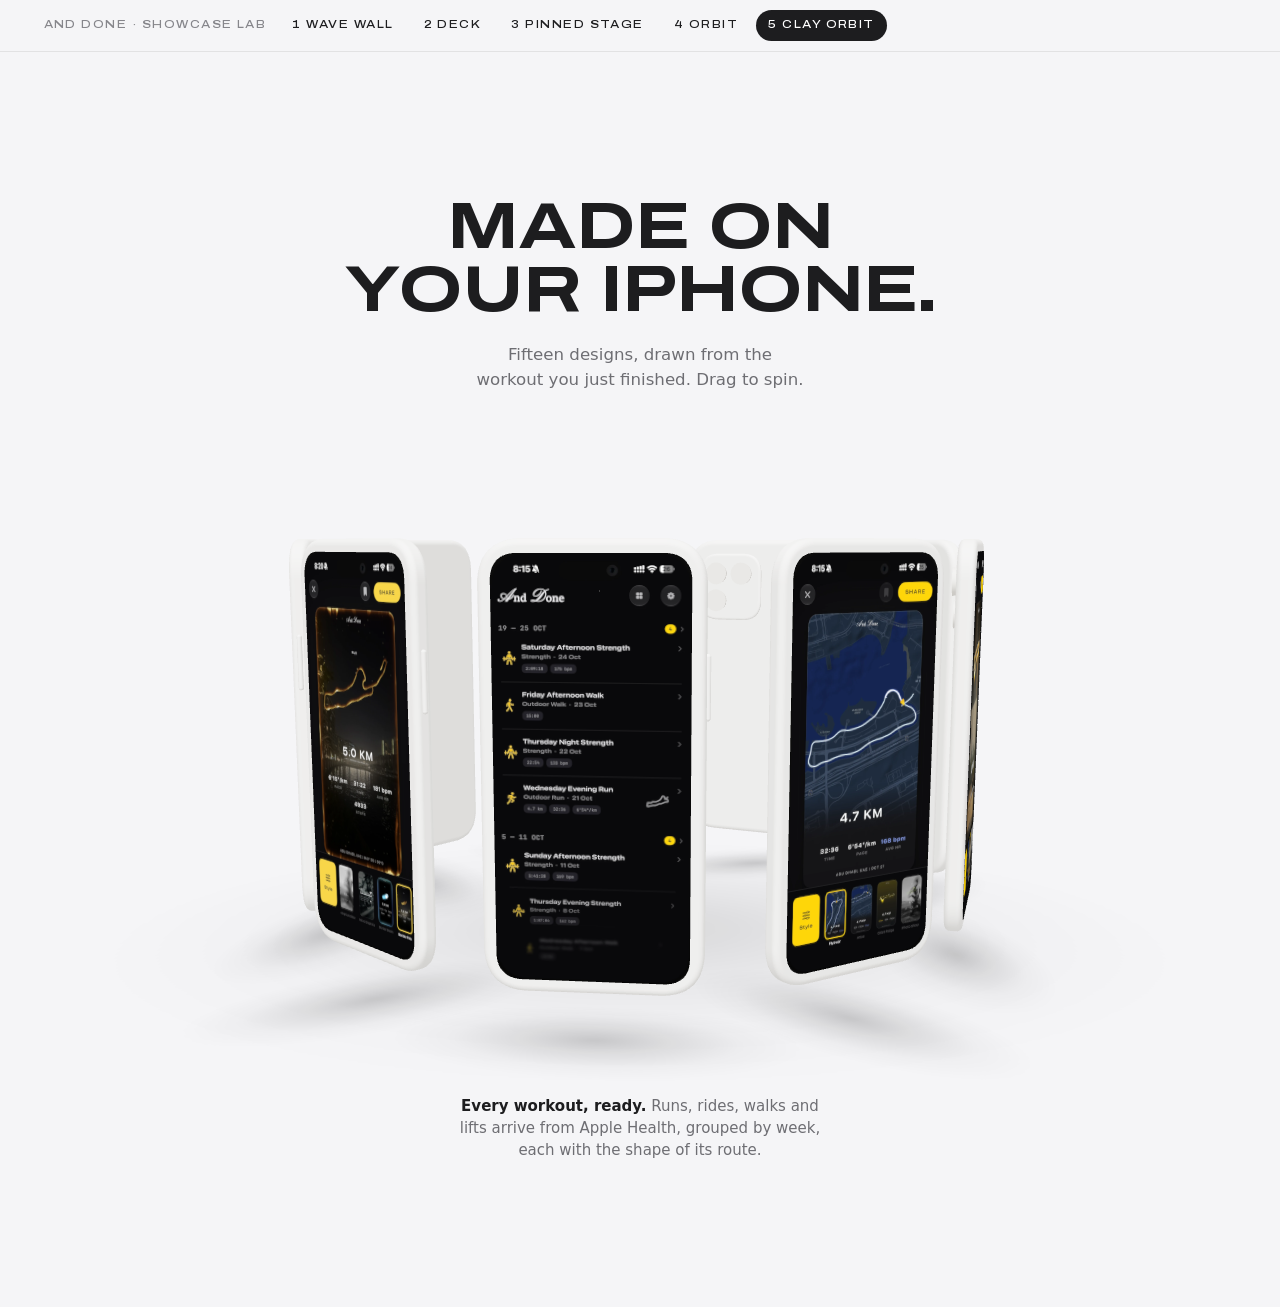
<file: lab/e-clay.html>
<!doctype html>
<html lang="en">
<head>
<meta charset="utf-8">
<meta name="viewport" content="width=device-width, initial-scale=1">
<meta name="robots" content="noindex">
<title>Lab · Clay orbit</title>
<link rel="stylesheet" href="/assets/site.css?v=b94c8451">
<link rel="stylesheet" href="/lab/lab.css">
<script type="importmap">{ "imports": { "three": "/assets/vendor/three.module.min.js" } }</script>
<style>
.clay {
  position: relative;
  height: clamp(460px, 74vh, 760px);
  margin-top: clamp(24px, 4vh, 56px);
  cursor: grab;
  touch-action: pan-y;
  user-select: none;
}
.clay.dragging { cursor: grabbing; }
@media (max-width: 760px) { .clay { height: 62vh; } }
.clay canvas { display: block; width: 100%; height: 100%; }
/* Without WebGL: the screens in a plain row. */
.clay.flat { display: flex; gap: 16px; overflow-x: auto; padding: 0 var(--gutter); height: auto; cursor: auto; }
.clay.flat .phone { width: 180px; flex: none; }
.orbit-cap { margin: 0 auto; padding: 0 var(--gutter); max-width: 30em; min-height: 4.5em; text-align: center; font-size: clamp(15px, 1.15vw, 17px); transition: opacity .25s; }
</style>
</head>
<body class="landing lab">
<nav class="lab-bar"><span>And Done · showcase lab</span><a href="/lab/a-wave.html">1 Wave wall</a><a href="/lab/b-deck.html">2 Deck</a><a href="/lab/c-stage.html">3 Pinned stage</a><a href="/lab/d-orbit.html">4 Orbit</a><a href="/lab/e-clay.html" aria-current="page">5 Clay orbit</a></nav>

<section class="lab-section">
  <div class="lab-head">
    <h2>Made on your iPhone.</h2>
    <p>Fifteen designs, drawn from the workout you just finished. Drag to spin.</p>
  </div>
  <div class="clay" aria-label="And Done screens on clay phones, turning on a ring. Drag to spin."></div>
  <p class="orbit-cap cap" aria-live="polite"></p>
</section>

<script src="/lab/screens.js"></script>
<script>
  // The clay phones show the bare screens, cut from the mockups.
  window.SCREENS.forEach((s, i) => { s.flat = s.src; s.src = `/assets/screens/screen-flat-${String(i + 1).padStart(2, "0")}.webp`; });
</script>
<script type="module" src="/lab/clay.js"></script>
</body>
</html>
</file>
<file: assets/site.css>
/* And Done — shared styles for anddone.club.
   The app's own palette: near-black ground, warm off-white type, the
   brand yellow used sparingly. System type throughout: SF Pro on Apple
   devices, the platform's sans elsewhere. */

:root {
  --ground: #09090B;
  --surface: #151519;
  --raised: #1E1E23;
  --ink: #F5F5F7;
  --ink-2: rgba(245, 245, 247, 0.68);
  --ink-3: rgba(245, 245, 247, 0.42);
  --hairline: rgba(245, 245, 247, 0.10);
  --accent: #FFD60A;
  --on-accent: #141416;
  --sans: -apple-system, BlinkMacSystemFont, "SF Pro Text", system-ui, "Segoe UI", Roboto, "Helvetica Neue", Arial, sans-serif;
  --display: -apple-system, BlinkMacSystemFont, "SF Pro Display", system-ui, "Segoe UI", Roboto, "Helvetica Neue", Arial, sans-serif;
  --mono: ui-monospace, "SF Mono", SFMono-Regular, Menlo, Consolas, monospace;
  --measure: 680px;
}

@media (prefers-color-scheme: light) {
  :root {
    --ground: #F7F6F2;
    --surface: #FFFFFF;
    --raised: #EFEDE8;
    --ink: #141416;
    --ink-2: rgba(20, 20, 22, 0.68);
    --ink-3: rgba(20, 20, 22, 0.45);
    --hairline: rgba(20, 20, 22, 0.10);
    --accent: #F5C518;
  }
}

* { box-sizing: border-box; }

html { -webkit-text-size-adjust: 100%; }

body {
  margin: 0;
  background: var(--ground);
  color: var(--ink);
  font-family: var(--sans);
  font-size: 17px;
  line-height: 1.6;
  -webkit-font-smoothing: antialiased;
}

a { color: var(--ink); text-decoration-color: var(--accent); text-underline-offset: 3px; text-decoration-thickness: 1.5px; }
a:hover { color: var(--accent); }

/* Header: the script mark, home link. */
.site-header {
  max-width: var(--measure);
  margin: 0 auto;
  padding: 28px 20px 0;
  display: flex;
  align-items: center;
  justify-content: space-between;
  gap: 16px;
}
.mark { display: inline-flex; color: var(--ink); text-decoration: none; }
/* The script mark, painted in the text colour through a mask, so one SVG
   serves light and dark. */
.logo {
  display: block;
  width: 118px;
  aspect-ratio: 69.2203 / 13.19;
  background: currentColor;
  -webkit-mask: url("/assets/logo.svg") no-repeat center / contain;
  mask: url("/assets/logo.svg") no-repeat center / contain;
}
.logo.large { width: min(320px, 80vw); }
.site-nav { display: flex; gap: 18px; font-size: 14px; }
.site-nav a { text-decoration: none; color: var(--ink-2); }
.site-nav a:hover, .site-nav a[aria-current="page"] { color: var(--ink); }

/* Reading pages */
main.doc {
  max-width: var(--measure);
  margin: 0 auto;
  padding: 56px 20px 40px;
}
.eyebrow {
  font-family: var(--mono);
  font-size: 12px;
  letter-spacing: 0.14em;
  text-transform: uppercase;
  color: var(--ink-3);
  margin: 0 0 12px;
}
h1 {
  font-family: var(--display);
  font-stretch: 125%;
  font-weight: 650;
  font-size: clamp(32px, 6vw, 44px);
  line-height: 1.1;
  letter-spacing: -0.01em;
  margin: 0 0 18px;
}
h2 {
  font-family: var(--display);
  font-weight: 650;
  font-size: 21px;
  line-height: 1.3;
  margin: 44px 0 10px;
}
h3 { font-size: 17px; margin: 26px 0 6px; }
p, li { color: var(--ink-2); }
strong { color: var(--ink); font-weight: 600; }
ul { padding-left: 20px; }
li { margin: 6px 0; }
.lede { font-size: 19px; color: var(--ink); }
.meta { font-family: var(--mono); font-size: 13px; color: var(--ink-3); }

.summary {
  background: var(--surface);
  border: 1px solid var(--hairline);
  border-radius: 20px;
  padding: 22px 24px;
  margin: 28px 0 8px;
}
.summary ul { margin: 0; padding-left: 18px; }
.summary li { color: var(--ink); }

.faq details {
  border-top: 1px solid var(--hairline);
  padding: 16px 0;
}
.faq details:last-child { border-bottom: 1px solid var(--hairline); }
.faq summary {
  cursor: pointer;
  font-weight: 600;
  color: var(--ink);
  list-style: none;
  display: flex;
  justify-content: space-between;
  gap: 16px;
}
.faq summary::-webkit-details-marker { display: none; }
.faq summary::after { content: "+"; color: var(--ink-3); font-weight: 400; }
.faq details[open] summary::after { content: "–"; }
.faq details p { margin: 10px 0 0; }

.button {
  display: inline-flex;
  align-items: center;
  justify-content: center;
  min-height: 48px;
  padding: 0 24px;
  border-radius: 24px;
  background: var(--accent);
  color: var(--on-accent);
  font-family: var(--display);
  font-stretch: 125%;
  font-weight: 650;
  font-size: 14px;
  letter-spacing: 0.08em;
  text-transform: uppercase;
  text-decoration: none;
}
.button:hover { color: var(--on-accent); filter: brightness(1.05); }

.badge {
  display: inline-flex;
  align-items: center;
  gap: 8px;
  align-self: flex-start;
  padding: 8px 14px;
  border-radius: 999px;
  border: 1px solid var(--hairline);
  background: var(--surface);
  font-family: var(--mono);
  font-size: 12px;
  letter-spacing: 0.1em;
  text-transform: uppercase;
  color: var(--ink-2);
}
.badge::before { content: ""; width: 7px; height: 7px; border-radius: 50%; background: var(--accent); }

footer.site-footer {
  max-width: var(--measure);
  margin: 0 auto;
  padding: 28px 20px 40px;
  border-top: 1px solid var(--hairline);
  display: flex;
  flex-wrap: wrap;
  gap: 8px 22px;
  font-size: 14px;
  color: var(--ink-3);
}
footer.site-footer a { color: var(--ink-2); text-decoration: none; }
footer.site-footer a:hover { color: var(--ink); }
footer.site-footer .spacer { flex: 1 1 auto; }

/* Landing: one photograph, black and white, with the words on the dark
   road and the only colour on the page in the QR. Headline and fine print
   are SF Pro Expanded (system SF at 125% width); Archivo at the same width
   stands in where SF isn't installed. */
@font-face {
  font-family: "Archivo";
  src: url("/assets/fonts/archivo-latin.woff2") format("woff2");
  font-weight: 100 900;
  font-stretch: 62% 125%;
  font-display: swap;
}
body.landing {
  --expanded: -apple-system, BlinkMacSystemFont, "SF Pro Display", "Archivo", "Helvetica Neue", Arial, sans-serif;
  --yellow: #FFD60A;
  --gutter: clamp(20px, 3.4vw, 52px);
  margin: 0;
  min-height: 100vh;
  min-height: 100svh;
  background: #000;
  color: #fff;
  color-scheme: dark;
  overflow-x: hidden;
}
/* The first screen: the photograph, the words, the QR. It is a section of
   its own now, so the page scrolls on into the highlights below. */
.intro {
  position: relative;
  height: 100vh;
  height: 100svh;
  min-height: 620px;
  overflow: hidden;
  isolation: isolate;
}
.backdrop {
  position: absolute;
  inset: 0;
  z-index: -2;
  width: 100%;
  height: 100%;
  object-fit: cover;
  object-position: 34% 100%;
  filter: grayscale(1);
}
/* A floor of black under the words; the photo's road is already dark. */
.intro::before {
  content: "";
  position: absolute;
  inset: 0;
  z-index: -1;
  background: linear-gradient(to bottom, transparent 52%, rgba(0, 0, 0, 0.6) 80%, #000 100%);
  pointer-events: none;
}

.landing-bar {
  position: absolute;
  top: 0;
  left: 0;
  right: 0;
  display: flex;
  align-items: center;
  justify-content: space-between;
  padding: max(var(--gutter), env(safe-area-inset-top)) var(--gutter) 0;
  color: #fff;
  mix-blend-mode: difference;
  z-index: 2;
}
/* The wordmark and links invert against whatever is under them: black on
   the white sky, white where a runner's arm crosses. The blend has to sit
   on the bar itself, which is what meets the photo. */
.wordmark { display: block; color: inherit; line-height: 0; }
.wordmark:hover { color: inherit; }
.logo-svg { display: block; width: clamp(128px, 11vw, 176px); height: auto; }

.hero {
  position: absolute;
  left: var(--gutter);
  bottom: max(var(--gutter), env(safe-area-inset-bottom));
  max-width: min(760px, calc(100vw - 2 * var(--gutter) - 200px));
  display: flex;
  flex-direction: column;
  align-items: flex-start;
  animation: settle 1s 0.1s cubic-bezier(.2, .7, .2, 1) both;
}
.hero .route {
  display: block;
  width: clamp(200px, 21vw, 320px);
  aspect-ratio: 1.6;
  margin: 0 0 clamp(10px, 1.6vw, 24px) -14px;
}
.hero h1 {
  margin: 0;
  font-family: var(--expanded);
  font-stretch: 125%;
  font-weight: 700;
  font-size: clamp(32px, 4.6vw, 68px);
  line-height: 0.98;
  letter-spacing: -0.015em;
  text-transform: uppercase;
  color: #fff;
  text-wrap: balance;
}
.hero .sub {
  margin: 18px 0 0;
  max-width: 30em;
  font-family: var(--sans);
  font-size: clamp(16px, 1.3vw, 19px);
  line-height: 1.45;
  color: rgba(255, 255, 255, 0.82);
}
.hero .fine {
  margin: 22px 0 0;
  font-family: var(--expanded);
  font-stretch: 125%;
  font-weight: 500;
  font-size: 10.5px;
  letter-spacing: 0.16em;
  text-transform: uppercase;
  color: rgba(255, 255, 255, 0.55);
}
.hero .get { display: none; }
/* The page's last line, and the only place Support and Privacy live: the
   top bar carries the wordmark alone. Same light ground as the section
   above it. */
.landing-foot {
  display: flex;
  flex-wrap: wrap;
  align-items: center;
  justify-content: space-between;
  gap: 12px 16px;
  padding: 22px var(--gutter) max(26px, env(safe-area-inset-bottom));
  background: #F5F5F7;
  border-top: 1px solid rgba(0, 0, 0, 0.1);
  font-family: var(--expanded);
  font-stretch: 125%;
  font-weight: 500;
  font-size: 10.5px;
  letter-spacing: 0.14em;
  text-transform: uppercase;
  color: #86868b;
}
.landing-foot nav { display: flex; gap: 22px; }
.landing-foot a { color: #1d1d1f; text-decoration: none; }
.landing-foot a:hover { color: #1d1d1f; text-decoration: underline; text-underline-offset: 4px; }

.qr {
  position: absolute;
  right: var(--gutter);
  bottom: max(var(--gutter), env(safe-area-inset-bottom));
  display: flex;
  flex-direction: column;
  align-items: flex-end;
  gap: 12px;
  animation: settle 1s 0.35s cubic-bezier(.2, .7, .2, 1) both;
}
.qr { perspective: 700px; }
/* A plate of brand yellow with a quiet metal finish: a soft sheen that
   follows the cursor (--mx/--my), a thin edge for thickness, and fine
   grain over the lot. The dots are raised out of it by the SVG's
   own emboss filter and stay dark, so the code still scans. */
.qr-tile {
  --lift: 0;
  position: relative;
  display: block;
  width: 140px;
  padding: 13px;
  border-radius: 18px;
  color: #141008;
  background:
    radial-gradient(80% 65% at var(--mx, 30%) var(--my, 20%), rgba(255, 255, 255, 0.28), rgba(255, 255, 255, 0) 60%),
    linear-gradient(150deg, #FFE24D 0%, #FFD60A 45%, #F2C800 100%);
  box-shadow:
    inset 0 1px 0 rgba(255, 255, 255, 0.55),
    inset 0 -1px 2px rgba(120, 90, 0, 0.25),
    0 1px 0 #D9AE00, 0 2px 0 #BF9900,
    0 calc(12px + 8px * var(--lift)) calc(28px + 14px * var(--lift)) rgba(0, 0, 0, calc(0.45 + 0.1 * var(--lift)));
  transform: translate3d(var(--tx, 0px), var(--ty, 0px), 0) rotateX(var(--rx, 0deg)) rotateY(var(--ry, 0deg)) scale(calc(1 + 0.015 * var(--lift)));
  transform-style: preserve-3d;
  will-change: transform;
}
.qr-tile:hover, .qr-tile:focus-visible { color: #141008; }
.qr-tile:focus-visible { outline: 2px solid #fff; outline-offset: 4px; }
.qr-grain {
  position: absolute;
  inset: 0;
  border-radius: inherit;
  pointer-events: none;
  opacity: 0.3;
  mix-blend-mode: overlay;
  background-image: url("data:image/svg+xml;utf8,<svg xmlns='http://www.w3.org/2000/svg' width='140' height='140'><filter id='n'><feTurbulence type='fractalNoise' baseFrequency='1.1' numOctaves='2' stitchTiles='stitch'/><feColorMatrix values='0 0 0 0 0.5  0 0 0 0 0.5  0 0 0 0 0.5  0 0 0 1.4 -0.2'/></filter><rect width='100%' height='100%' filter='url(%23n)'/></svg>");
}
.qr-code { position: relative; display: block; width: 100%; height: auto; }
/* The fixed hit area the plate follows the cursor within. */
.qr-anchor {
  position: absolute;
  top: -18px;
  right: -18px;
  width: calc(140px + 36px);
  height: calc(140px + 36px);
  z-index: 1;
  cursor: pointer;
}
.qr p {
  margin: 0;
  text-align: right;
  font-family: var(--expanded);
  font-stretch: 125%;
  font-weight: 500;
  font-size: 10px;
  line-height: 1.5;
  letter-spacing: 0.16em;
  text-transform: uppercase;
  color: rgba(255, 255, 255, 0.7);
}
@keyframes settle { from { opacity: 0; transform: translateY(12px); } }

/* Phones and tablets: the QR is on the screen you'd scan it with, so a
   yellow button takes its place. */
@media (max-width: 760px), (hover: none) and (pointer: coarse) {
  .qr { display: none; }
  /* The first screen grows with the hero, which fills the screen itself. */
  .intro { height: auto; min-height: 0; }
  /* Portrait crops to the second runner: her side of the frame keeps
     clear sky behind the wordmark and open road under the words. */
  .backdrop { object-position: 74% 100%; }
  .hero {
    position: relative;
    left: auto;
    bottom: auto;
    right: auto;
    max-width: none;
    min-height: 100vh;
    min-height: 100svh;
    box-sizing: border-box;
    justify-content: flex-end;
    /* The top padding clears the wordmark, so on a short screen (a phone
       turned sideways) the words push the section taller instead of
       running up under the logo. */
    padding: calc(var(--gutter) + 72px) var(--gutter) var(--gutter);
  }
  .hero .get {
    display: inline-flex;
    align-items: center;
    min-height: 48px;
    margin-top: 24px;
    padding: 0 26px;
    border-radius: 24px;
    background: var(--yellow);
    color: #000;
    text-decoration: none;
    font-family: var(--expanded);
    font-stretch: 125%;
    font-weight: 700;
    font-size: 13px;
    letter-spacing: 0.1em;
    text-transform: uppercase;
  }
}
@media (prefers-reduced-motion: reduce) {
  .hero, .qr { animation: none; }
}

/* Highlights: Apple's horizontal rail, on a light ground (the media are
   shot on white plates, and the page turns light to meet them). A heading,
   a row of cards that scrolls sideways and snaps, a caption under each (a
   bold lead, then grey detail), and arrows to step through. */
.highlights {
  --card-h: min(64vh, 640px);
  --card-w: calc(var(--card-h) * 0.8);
  position: relative;
  padding: clamp(216px, 33vh, 396px) 0 clamp(168px, 24vh, 288px);
  background: #F5F5F7;
  color: #1d1d1f;
  color-scheme: light;
}
.highlights h2 {
  margin: 0 0 clamp(28px, 4vh, 44px);
  padding: 0 var(--gutter);
  font-family: var(--expanded);
  font-stretch: 125%;
  font-weight: 700;
  font-size: clamp(28px, 3.6vw, 52px);
  line-height: 1;
  letter-spacing: -0.015em;
  text-transform: uppercase;
  color: #1d1d1f;
}
.rail-wrap { position: relative; }
.rail {
  display: flex;
  gap: clamp(14px, 1.6vw, 22px);
  margin: 0;
  padding: 0 var(--gutter);
  list-style: none;
  overflow-x: auto;
  overscroll-behavior-x: contain;
  scroll-snap-type: x mandatory;
  scroll-padding-inline: var(--gutter);
  scrollbar-width: none;
  -webkit-overflow-scrolling: touch;
}
.rail::-webkit-scrollbar { display: none; }
.rail-card {
  flex: 0 0 var(--card-w);
  scroll-snap-align: start;
}
.rail-media {
  position: relative;
  height: var(--card-h);
  border-radius: 28px;
  overflow: hidden;
  background: #fff;
}
.rail-media video, .rail-media img {
  display: block;
  width: 100%;
  height: 100%;
  object-fit: cover;
}
.rail-caption {
  margin: 22px 0 0;
  padding-right: 8px;
  font-family: var(--sans);
  font-size: clamp(15px, 1.15vw, 17px);
  line-height: 1.47;
  color: #6e6e73;
}
.rail-caption strong { color: #1d1d1f; font-weight: 600; }
.rail-controls {
  display: flex;
  justify-content: flex-end;
  gap: 14px;
  padding: 28px var(--gutter) 0;
}
.rail-btn {
  display: grid;
  place-items: center;
  width: 44px;
  height: 44px;
  padding: 0;
  border: 0;
  border-radius: 50%;
  background: rgba(0, 0, 0, 0.07);
  color: #1d1d1f;
  cursor: pointer;
  transition: background 0.2s, opacity 0.2s;
}
.rail-btn:hover { background: rgba(0, 0, 0, 0.12); }
.rail-btn:disabled { opacity: 0.35; cursor: default; background: rgba(0, 0, 0, 0.07); }
.rail-btn:focus-visible { outline: 2px solid #1d1d1f; outline-offset: 3px; }
.rail-btn svg { width: 22px; height: 22px; fill: none; stroke: currentColor; stroke-width: 2.2; stroke-linecap: round; stroke-linejoin: round; }

/* "A look for every finish": the screens on clay phones, turning on a ring
   (showcase.js, clay.js). It follows the highlights on the same ground, so
   their bottom padding is the gap between the two. The caption sits right
   under the heading and changes with the phone facing you. */
.showcase {
  padding: 0 0 clamp(168px, 24vh, 288px);
  background: #F5F5F7;
  color: #1d1d1f;
}
.showcase-head { max-width: 760px; margin: 0 auto; padding: 0 var(--gutter); text-align: center; }
.showcase-head h2 {
  margin: 0;
  font-family: var(--expanded);
  font-stretch: 125%;
  font-weight: 700;
  font-size: clamp(28px, 3.6vw, 52px);
  line-height: 1;
  letter-spacing: -0.015em;
  text-transform: uppercase;
  text-wrap: balance;
}
.showcase-cap {
  margin: 20px auto 0;
  max-width: 32em;
  min-height: 3em;  /* two lines, so the ring below never jumps */
  font-family: var(--sans);
  font-size: clamp(15px, 1.15vw, 17px);
  line-height: 1.47;
  color: #6e6e73;
  text-wrap: balance;
  transition: opacity 0.25s;
}
.showcase-cap strong { color: #1d1d1f; font-weight: 600; }
.clay {
  position: relative;
  height: clamp(460px, 70vh, 740px);
  margin-top: clamp(8px, 2vh, 24px);
  cursor: grab;
  touch-action: pan-y;
  user-select: none;
  -webkit-user-select: none;
}
.clay.dragging { cursor: grabbing; }
.clay canvas { display: block; width: 100%; height: 100%; }
/* Without WebGL: the bare screens in a plain row. */
.clay.flat { display: flex; gap: 16px; overflow-x: auto; height: auto; padding: 24px var(--gutter); cursor: auto; }
.clay.flat img { width: 180px; flex: none; border-radius: 22px; }

@media (max-width: 760px) {
  .highlights { --card-w: 78vw; --card-h: calc(78vw * 1.25); }
  .clay { height: 62vh; }
  .rail-media { border-radius: 22px; }
}
</file>
<file: lab/lab.css>
/* Shared base for the lab variants: the site's light ground, its type, and
   a small switcher bar so the four can be compared side by side. */
.lab-bar {
  position: sticky; top: 0; z-index: 50;
  display: flex; gap: 6px; flex-wrap: wrap; align-items: center;
  padding: 10px var(--gutter);
  background: rgba(245, 245, 247, 0.86);
  backdrop-filter: blur(12px); -webkit-backdrop-filter: blur(12px);
  border-bottom: 1px solid rgba(0, 0, 0, 0.08);
  font-family: var(--expanded); font-stretch: 125%; font-weight: 500;
  font-size: 10.5px; letter-spacing: 0.14em; text-transform: uppercase;
}
.lab-bar span { color: #86868b; margin-right: 8px; }
.lab-bar a { padding: 7px 12px; border-radius: 999px; color: #1d1d1f; text-decoration: none; }
.lab-bar a[aria-current="page"] { background: #1d1d1f; color: #fff; }
body.landing.lab { background: #F5F5F7; color: #1d1d1f; color-scheme: light; }
.lab-section { padding: clamp(96px, 16vh, 200px) 0; overflow: hidden; }
.lab-head { text-align: center; padding: 0 var(--gutter); max-width: 860px; margin: 0 auto; }
.lab-head h2 {
  margin: 0; font-family: var(--expanded); font-stretch: 125%; font-weight: 700;
  font-size: clamp(32px, 5vw, 72px); line-height: 0.98; letter-spacing: -0.015em;
  text-transform: uppercase; text-wrap: balance;
}
.lab-head p {
  margin: 22px auto 0; max-width: 32em; font-family: var(--sans);
  font-size: clamp(16px, 1.3vw, 19px); line-height: 1.5; color: #6e6e73; text-wrap: balance;
}
.phone { display: block; width: 100%; height: auto; aspect-ratio: 578 / 1200; filter: drop-shadow(0 24px 40px rgba(0, 0, 0, 0.16)); user-select: none; -webkit-user-drag: none; }
.cap strong { color: #1d1d1f; font-weight: 600; }
.cap { font-family: var(--sans); color: #6e6e73; line-height: 1.47; }
</file>
